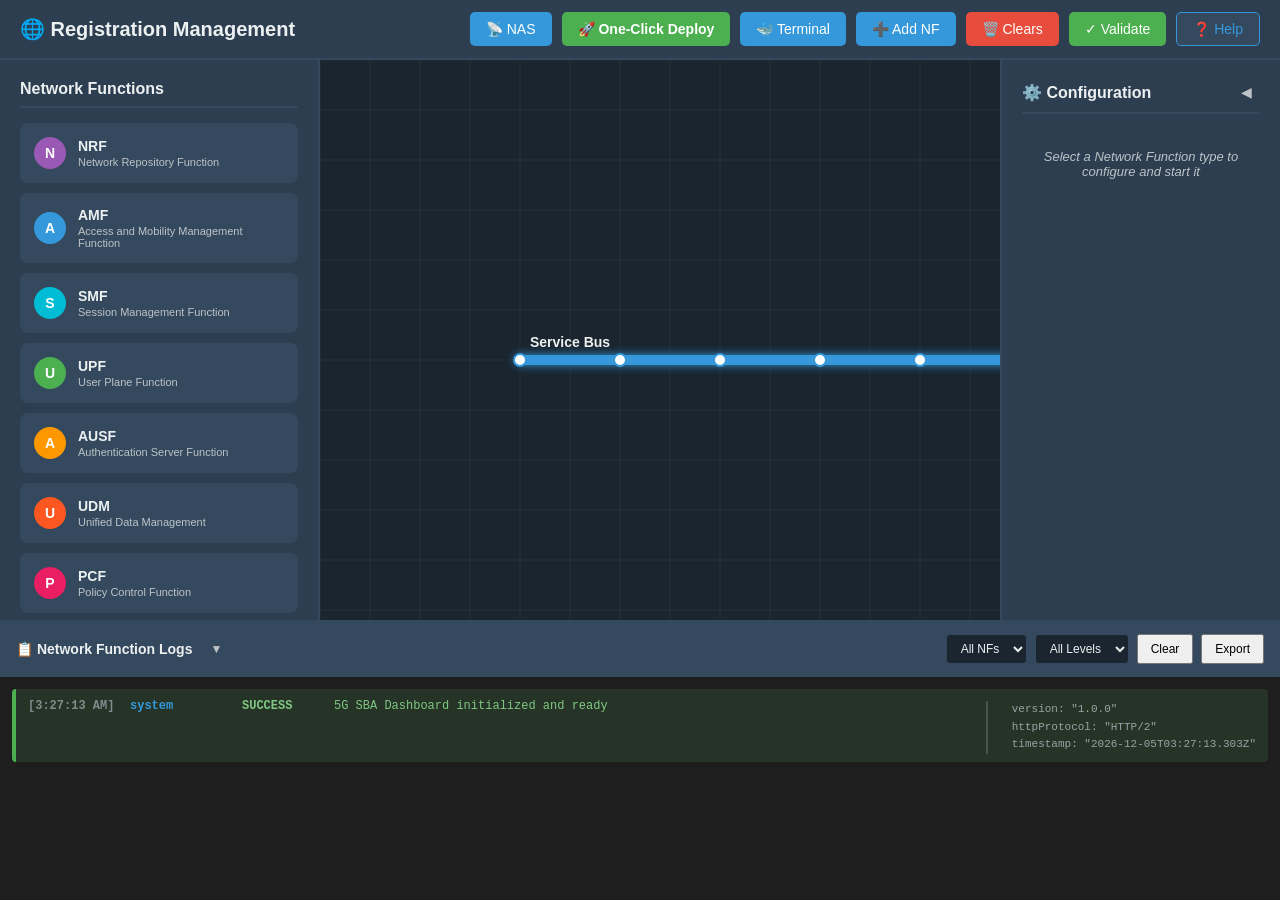
<file: simulation/index.html>
<!DOCTYPE html>
<html lang="en">

<head>
    <meta charset="UTF-8">
    <meta name="viewport" content="width=device-width, initial-scale=1.0">
    <title>5G SBA Network Dashboard</title>
    <link rel="stylesheet" href="css/main.css">
</head>

<body>
    <!-- Main Container -->
    <div class="dashboard-container">

        <!-- Top Toolbar -->
        <div class="toolbar">
            <div class="toolbar-left">
                <h1>🌐 Registration Management</h1>
            </div>
            <div class="toolbar-right">
                <!-- Main action buttons -->
                <button id="btn-nas" class="btn btn-primary">📡 NAS</button>
                <button id="btn-one-click" class="btn btn-success">🚀 One-Click Deploy</button>
                <button id="btn-docker-terminal" class="btn btn-primary">🐳 Terminal</button>
                <button id="btn-add-nf" class="btn btn-primary">➕ Add NF</button>
                <button id="btn-clear" class="btn btn-danger">🗑️ Clears</button>
                <button id="btn-validate" class="btn btn-info">✓ Validate</button>
                <button id="btn-help" class="btn btn-help-toolbar">❓ Help</button>
            </div>
        </div>


        <!-- Main Content Area -->
        <div class="main-content">

            <!-- Left Sidebar - NF Palette / JSON Message Panel -->
            <div class="sidebar-left">
                <!-- Network Functions Panel (default) -->
                <div id="nf-panel" class="nf-panel">
                    <h3>Network Functions</h3>
                    <div class="nf-palette">
                        <!-- NF types will be dynamically added here -->
                    </div>

                    <div class="connection-controls">
                        <h3>Create Connection</h3>
                        <button id="btn-select-source" class="btn btn-block">Select Source</button>
                        <button id="btn-select-destination" class="btn btn-block" disabled>Select Destination</button>
                        <button id="btn-cancel-connection" class="btn btn-block btn-cancel"
                            style="display:none;">Cancel</button>
                    </div>
                </div>

                <!-- JSON Message Panel (shown during NAS) -->
                <div id="json-message-panel" class="json-message-panel" style="display:none;">
                    <div class="json-panel-header">
                        <h3>📨 NAS Messages</h3>
                        <button id="btn-close-json-panel" class="btn-close-json" title="Close">✕</button>
                    </div>
                    <div id="json-message-content" class="json-message-content">
                        <p class="json-hint">Click on NAS steps to view messages</p>
                    </div>
                </div>
            </div>

            <!-- Center Canvas Area -->
            <div class="canvas-container">
                <canvas id="main-canvas"></canvas>

                <!-- Canvas overlay messages -->
                <div id="canvas-message" class="canvas-message"></div>
            </div>

            <!-- Right Sidebar - Configuration Panel / NAS Panel -->
            <div class="sidebar-right">
                <!-- Configuration Panel (default) -->
                <div id="config-panel" class="config-panel">
                    <div class="config-panel-header">
                        <h3>⚙️ Configuration</h3>
                        <button id="btn-toggle-config" class="btn-toggle-config" title="Hide/Show Configuration Panel (Ctrl+K)">
                            <span id="config-toggle-icon">◀</span>
                        </button>
                    </div>
                    <!-- Configuration form will be dynamically inserted here -->
                    <div id="config-form">
                        <p class="hint">Select a Network Function type to configure and start it</p>
                    </div>
                </div>

                <!-- NAS Panel (shown when NAS button is clicked) -->
                <div id="nas-panel" class="nas-panel" style="display:none;">
                    <div class="nas-panel-header">
                        <h3>📡 NAS Registration Process</h3>
                        <button id="btn-close-nas-panel" class="btn-close-nas" title="Close NAS Panel">✕</button>
                    </div>
                    <div class="nas-steps-container">
                        <div id="nas-steps-list" class="nas-steps-list">
                            <!-- NAS step buttons will be dynamically added here -->
                        </div>
                    </div>
                </div>
            </div>

        </div>

        <!-- Bottom Log Panel -->
        <div class="log-panel" id="log-panel">
            <div class="log-panel-header">
                <div class="log-header-left">
                    <h3>📋 Network Function Logs</h3>
                    <button id="btn-toggle-logs" class="btn-toggle-logs" title="Hide/Show Logs (Ctrl+L)">
                        <span id="toggle-icon">▼</span>
                    </button>
                </div>
                <div class="log-controls">
                    <select id="log-filter-nf">
                        <option value="all">All NFs</option>
                    </select>
                    <select id="log-filter-level">
                        <option value="all">All Levels</option>
                        <option value="ERROR">Errors</option>
                        <option value="WARNING">Warnings</option>
                        <option value="INFO">Info</option>
                        <option value="SUCCESS">Success</option>
                    </select>
                    <button id="btn-clear-logs" class="btn-small">Clear</button>
                    <button id="btn-export-logs" class="btn-small">Export</button>
                </div>
            </div>
            <div id="log-content" class="log-content">
                <!-- Logs will be dynamically added here -->
            </div>
        </div>

    </div>

    <!-- Modal for Adding NF -->
    <div id="add-nf-modal" class="modal" style="display:none;">
        <div class="modal-content">
            <h2>Select Network Function Type</h2>
            <div id="nf-grid" class="nf-grid">
                <!-- NF selection buttons will be added here -->
            </div>
            <button id="modal-cancel" class="btn btn-secondary">Cancel</button>
        </div>
    </div>

    <!-- Help Modal -->
    <div id="help-modal" class="modal" style="display:none;">
        <div class="modal-content help-modal-content">
            <h2>📚 5G SBA Simulation — Help</h2>
            <div class="help-content">
                <div class="help-section">
                    <h3>🚀 Simulation Steps</h3>
                    <ol class="help-steps">
                        <li>Open <strong>Docker Terminal</strong> → run <code>docker compose -f docker-compose.yml up -d</code> to deploy the core network (AMF, SMF, UPF, NRF, etc.).</li>
                        <li>Deploy the gNB → <code>docker compose -f docker-compose-gnb.yml up -d</code></li>
                        <li>Deploy UEs → <code>docker compose -f docker-compose-ue.yml up -d</code></li>
                        <li>Monitor all services → <code>watch docker compose -f docker-compose.yml ps -a</code></li>
                        <li>Click <strong>NAS</strong> button to step through the 5G UE registration procedure.</li>
                        <li>Click <strong>Validate</strong> to verify your network topology is correctly configured.</li>
                        <li>Tear down core network → <code>docker compose -f docker-compose.yml down</code></li>
                    </ol>
                </div>
                <div class="help-section help-section-link">
                    <a href="../procedure.html" target="_blank" class="help-procedure-link">For More Detailes...📄 View Full Procedures</a>
                </div>
            </div>
            <button id="help-close" class="btn btn-primary btn-block">Close</button>
        </div>
    </div>

    <!-- Load all JavaScript files in correct order -->
    <script src="js/data-store.js"></script>
    <script src="js/nf-manager.js"></script>
    <script src="js/connection-manager.js"></script>
    <script src="js/bus-manager.js"></script>
    <script src="js/ping-manager.js"></script>
    <script src="js/log-engine.js"></script>
    <script src="js/canvas-renderer.js"></script>
    <script src="js/docker-terminal.js"></script>
    <script src="js/ui-controller.js"></script>
    <script src="js/nas-manager.js"></script>
    <script src="js/app.js"></script>
<script src="../assets/js/iframeResize.js"></script>
        
        </body>

</html>
</file>
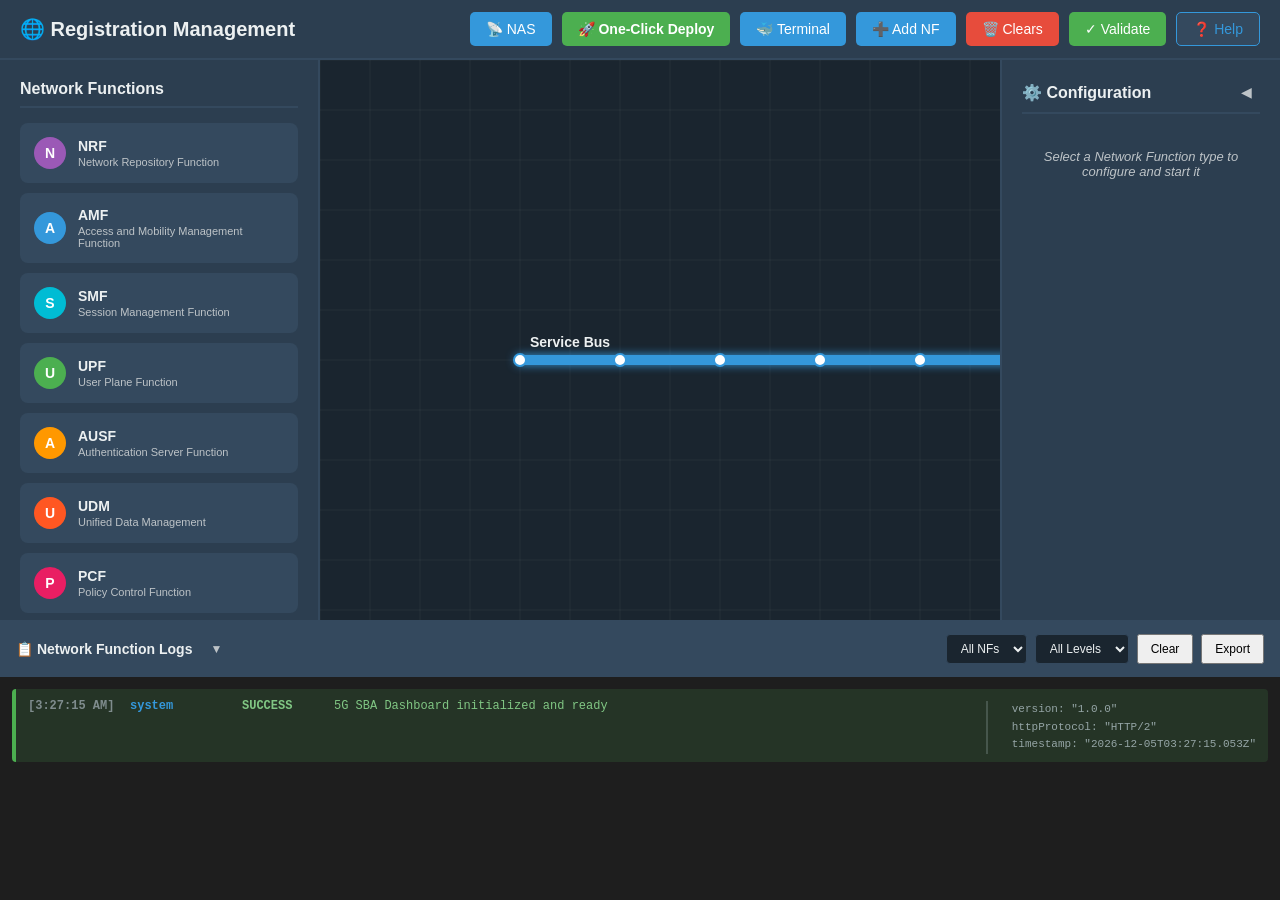
<file: experiment/simulation/index.html>
<!DOCTYPE html>
<html lang="en">

<head>
    <meta charset="UTF-8">
    <meta name="viewport" content="width=device-width, initial-scale=1.0">
    <title>5G SBA Network Dashboard</title>
    <link rel="stylesheet" href="css/main.css">
</head>

<body>
    <!-- Main Container -->
    <div class="dashboard-container">

        <!-- Top Toolbar -->
        <div class="toolbar">
            <div class="toolbar-left">
                <h1>🌐 Registration Management</h1>
            </div>
            <div class="toolbar-right">
                <!-- Main action buttons -->
                <button id="btn-nas" class="btn btn-primary">📡 NAS</button>
                <button id="btn-one-click" class="btn btn-success">🚀 One-Click Deploy</button>
                <button id="btn-docker-terminal" class="btn btn-primary">🐳 Terminal</button>
                <button id="btn-add-nf" class="btn btn-primary">➕ Add NF</button>
                <button id="btn-clear" class="btn btn-danger">🗑️ Clears</button>
                <button id="btn-validate" class="btn btn-info">✓ Validate</button>
                <button id="btn-help" class="btn btn-help-toolbar">❓ Help</button>
            </div>
        </div>


        <!-- Main Content Area -->
        <div class="main-content">

            <!-- Left Sidebar - NF Palette / JSON Message Panel -->
            <div class="sidebar-left">
                <!-- Network Functions Panel (default) -->
                <div id="nf-panel" class="nf-panel">
                    <h3>Network Functions</h3>
                    <div class="nf-palette">
                        <!-- NF types will be dynamically added here -->
                    </div>

                    <div class="connection-controls">
                        <h3>Create Connection</h3>
                        <button id="btn-select-source" class="btn btn-block">Select Source</button>
                        <button id="btn-select-destination" class="btn btn-block" disabled>Select Destination</button>
                        <button id="btn-cancel-connection" class="btn btn-block btn-cancel"
                            style="display:none;">Cancel</button>
                    </div>
                </div>

                <!-- JSON Message Panel (shown during NAS) -->
                <div id="json-message-panel" class="json-message-panel" style="display:none;">
                    <div class="json-panel-header">
                        <h3>📨 NAS Messages</h3>
                        <button id="btn-close-json-panel" class="btn-close-json" title="Close">✕</button>
                    </div>
                    <div id="json-message-content" class="json-message-content">
                        <p class="json-hint">Click on NAS steps to view messages</p>
                    </div>
                </div>
            </div>

            <!-- Center Canvas Area -->
            <div class="canvas-container">
                <canvas id="main-canvas"></canvas>

                <!-- Canvas overlay messages -->
                <div id="canvas-message" class="canvas-message"></div>
            </div>

            <!-- Right Sidebar - Configuration Panel / NAS Panel -->
            <div class="sidebar-right">
                <!-- Configuration Panel (default) -->
                <div id="config-panel" class="config-panel">
                    <div class="config-panel-header">
                        <h3>⚙️ Configuration</h3>
                        <button id="btn-toggle-config" class="btn-toggle-config" title="Hide/Show Configuration Panel (Ctrl+K)">
                            <span id="config-toggle-icon">◀</span>
                        </button>
                    </div>
                    <!-- Configuration form will be dynamically inserted here -->
                    <div id="config-form">
                        <p class="hint">Select a Network Function type to configure and start it</p>
                    </div>
                </div>

                <!-- NAS Panel (shown when NAS button is clicked) -->
                <div id="nas-panel" class="nas-panel" style="display:none;">
                    <div class="nas-panel-header">
                        <h3>📡 NAS Registration Process</h3>
                        <button id="btn-close-nas-panel" class="btn-close-nas" title="Close NAS Panel">✕</button>
                    </div>
                    <div class="nas-steps-container">
                        <div id="nas-steps-list" class="nas-steps-list">
                            <!-- NAS step buttons will be dynamically added here -->
                        </div>
                    </div>
                </div>
            </div>

        </div>

        <!-- Bottom Log Panel -->
        <div class="log-panel" id="log-panel">
            <div class="log-panel-header">
                <div class="log-header-left">
                    <h3>📋 Network Function Logs</h3>
                    <button id="btn-toggle-logs" class="btn-toggle-logs" title="Hide/Show Logs (Ctrl+L)">
                        <span id="toggle-icon">▼</span>
                    </button>
                </div>
                <div class="log-controls">
                    <select id="log-filter-nf">
                        <option value="all">All NFs</option>
                    </select>
                    <select id="log-filter-level">
                        <option value="all">All Levels</option>
                        <option value="ERROR">Errors</option>
                        <option value="WARNING">Warnings</option>
                        <option value="INFO">Info</option>
                        <option value="SUCCESS">Success</option>
                    </select>
                    <button id="btn-clear-logs" class="btn-small">Clear</button>
                    <button id="btn-export-logs" class="btn-small">Export</button>
                </div>
            </div>
            <div id="log-content" class="log-content">
                <!-- Logs will be dynamically added here -->
            </div>
        </div>

    </div>

    <!-- Modal for Adding NF -->
    <div id="add-nf-modal" class="modal" style="display:none;">
        <div class="modal-content">
            <h2>Select Network Function Type</h2>
            <div id="nf-grid" class="nf-grid">
                <!-- NF selection buttons will be added here -->
            </div>
            <button id="modal-cancel" class="btn btn-secondary">Cancel</button>
        </div>
    </div>

    <!-- Help Modal -->
    <div id="help-modal" class="modal" style="display:none;">
        <div class="modal-content help-modal-content">
            <h2>📚 5G SBA Simulation — Help</h2>
            <div class="help-content">
                <div class="help-section">
                    <h3>🚀 Simulation Steps</h3>
                    <ol class="help-steps">
                        <li>Open <strong>Docker Terminal</strong> → run <code>docker compose -f docker-compose.yml up -d</code> to deploy the core network (AMF, SMF, UPF, NRF, etc.).</li>
                        <li>Deploy the gNB → <code>docker compose -f docker-compose-gnb.yml up -d</code></li>
                        <li>Deploy UEs → <code>docker compose -f docker-compose-ue.yml up -d</code></li>
                        <li>Monitor all services → <code>watch docker compose -f docker-compose.yml ps -a</code></li>
                        <li>Click <strong>NAS</strong> button to step through the 5G UE registration procedure.</li>
                        <li>Click <strong>Validate</strong> to verify your network topology is correctly configured.</li>
                        <li>Tear down core network → <code>docker compose -f docker-compose.yml down</code></li>
                    </ol>
                </div>
                <div class="help-section help-section-link">
                    <a href="../procedure.html" target="_blank" class="help-procedure-link">For More Detailes...📄 View Full Procedures</a>
                </div>
            </div>
            <button id="help-close" class="btn btn-primary btn-block">Close</button>
        </div>
    </div>

    <!-- Load all JavaScript files in correct order -->
    <script src="js/data-store.js"></script>
    <script src="js/nf-manager.js"></script>
    <script src="js/connection-manager.js"></script>
    <script src="js/bus-manager.js"></script>
    <script src="js/ping-manager.js"></script>
    <script src="js/log-engine.js"></script>
    <script src="js/canvas-renderer.js"></script>
    <script src="js/docker-terminal.js"></script>
    <script src="js/ui-controller.js"></script>
    <script src="js/nas-manager.js"></script>
    <script src="js/app.js"></script>
</body>

</html>
</file>
<file: simulation/css/main.css>
/* ============================================
   5G SBA Dashboard Styles
   ============================================ */

/* CSS Variables for theming */
:root {
    --bg-primary: #1a252f;
    --bg-secondary: #2c3e50;
    --bg-tertiary: #34495e;
    --text-primary: #ecf0f1;
    --text-secondary: #bdc3c7;
    --border-color: #34495e;
    --accent-blue: #3498db;
    --accent-green: #4caf50;
    --accent-red: #e74c3c;
    --accent-orange: #ff9800;
    --accent-purple: #9b59b6;
}

/* Global Reset */
* {
    margin: 0;
    padding: 0;
    box-sizing: border-box;
}

body {
    font-family: 'Segoe UI', Tahoma, Geneva, Verdana, sans-serif;
    background: var(--bg-primary);
    color: var(--text-primary);
    overflow: hidden;
}

/* ============================================
   Dashboard Container
   ============================================ */
.dashboard-container {
    display: flex;
    flex-direction: column;
    height: 100vh;
    width: 100vw;
}

/* ============================================
   Toolbar (Top Bar)
   ============================================ */
.toolbar {
    background: var(--bg-secondary);
    border-bottom: 2px solid var(--border-color);
    padding: 12px 20px;
    display: flex;
    justify-content: space-between;
    align-items: center;
    height: 60px;
}

.toolbar-left h1 {
    font-size: 20px;
    font-weight: 600;
    color: var(--text-primary);
}

.toolbar-right {
    display: flex;
    gap: 10px;
}

/* ============================================
   Buttons
   ============================================ */
.btn {
    padding: 8px 16px;
    border: none;
    border-radius: 5px;
    font-size: 14px;
    font-weight: 500;
    cursor: pointer;
    transition: all 0.3s ease;
    outline: none;
}

.btn:hover {
    transform: translateY(-2px);
    box-shadow: 0 4px 8px rgba(0, 0, 0, 0.3);
}

.btn:active {
    transform: translateY(0);
}

.btn-primary {
    background: var(--accent-blue);
    color: white;
}

.btn-secondary {
    background: var(--bg-tertiary);
    color: var(--text-primary);
}

.btn-danger {
    background: var(--accent-red);
    color: white;
}

.btn-info {
    background: var(--accent-green);
    color: white;
}

.btn-block {
    width: 100%;
    margin-bottom: 8px;
}

.btn-small {
    padding: 6px 12px;
    font-size: 12px;
}

.btn-cancel {
    background: var(--accent-orange);
    color: white;
}

button:disabled {
    opacity: 0.5;
    cursor: not-allowed;
}

/* ============================================
   Main Content Area
   ============================================ */
.main-content {
    display: flex;
    flex: 1;
    overflow: hidden;
}

/* ============================================
   Left Sidebar (NF Palette)
   ============================================ */
.sidebar-left {
    width: 320px;
    background: var(--bg-secondary);
    border-right: 2px solid var(--border-color);
    padding: 20px;
    overflow-y: auto;
}

.sidebar-left h3 {
    font-size: 16px;
    margin-bottom: 15px;
    color: var(--text-primary);
    border-bottom: 2px solid var(--border-color);
    padding-bottom: 8px;
}

.nf-palette {
    display: flex;
    flex-direction: column;
    gap: 10px;
    margin-bottom: 30px;
}

.nf-palette-item {
    padding: 12px;
    background: var(--bg-tertiary);
    border-radius: 8px;
    border: 2px solid transparent;
    cursor: pointer;
    transition: all 0.3s ease;
    display: flex;
    align-items: center;
    gap: 12px;
}

.nf-palette-item:hover {
    border-color: var(--accent-blue);
    transform: translateX(5px);
}

.nf-icon-small {
    width: 32px;
    height: 32px;
    border-radius: 50%;
    display: flex;
    align-items: center;
    justify-content: center;
    font-weight: bold;
    font-size: 14px;
    color: white;
}

.nf-palette-item .nf-label {
    flex: 1;
}

.nf-palette-item .nf-name {
    font-weight: 600;
    font-size: 14px;
}

.nf-palette-item .nf-desc {
    font-size: 11px;
    color: var(--text-secondary);
    margin-top: 2px;
}

/* Connection Controls */
.connection-controls {
    margin-top: 20px;
}

/* ============================================
   Canvas Container (Center)
   ============================================ */
.canvas-container {
    flex: 1;
    background: var(--bg-primary);
    position: relative;
    overflow: hidden;
    display: flex;
    flex-direction: column;
}

#main-canvas {
    width: 100%;
    height: 100%;
    display: block;
    cursor: default;
    flex: 1;
}

.canvas-message {
    position: absolute;
    top: 20px;
    left: 50%;
    transform: translateX(-50%);
    background: rgba(52, 152, 219, 0.9);
    color: white;
    padding: 12px 24px;
    border-radius: 8px;
    font-size: 14px;
    font-weight: 500;
    display: none;
    z-index: 10;
    animation: fadeIn 0.3s ease;
}

.canvas-message.show {
    display: block;
}

@keyframes fadeIn {
    from { opacity: 0; transform: translateX(-50%) translateY(-10px); }
    to { opacity: 1; transform: translateX(-50%) translateY(0); }
}

/* ============================================
   Right Sidebar (Configuration Panel)
   ============================================ */
.sidebar-right {
    width: 280px;
    background: var(--bg-secondary);
    border-left: 2px solid var(--border-color);
    padding: 20px;
    overflow-y: auto;
}

/* Config panel h3 styles moved to .config-panel-header h3 */

.hint {
    color: var(--text-secondary);
    font-size: 13px;
    font-style: italic;
    text-align: center;
    padding: 20px;
}

#config-form {
    display: flex;
    flex-direction: column;
    gap: 15px;
}

.form-group {
    display: flex;
    flex-direction: column;
    gap: 6px;
}

.form-group label {
    font-size: 13px;
    font-weight: 500;
    color: var(--text-secondary);
}

.form-group input,
.form-group select {
    padding: 10px;
    background: var(--bg-tertiary);
    border: 1px solid var(--border-color);
    border-radius: 5px;
    color: var(--text-primary);
    font-size: 14px;
}

.form-group input:focus,
.form-group select:focus {
    outline: none;
    border-color: var(--accent-blue);
}

/* Configuration Panel Header and Toggle */
.config-panel-header {
    display: flex;
    justify-content: space-between;
    align-items: center;
    margin-bottom: 15px;
    padding-bottom: 8px;
    border-bottom: 2px solid var(--border-color);
}

.config-panel-header h3 {
    font-size: 16px;
    margin: 0;
    color: var(--text-primary);
}

.btn-toggle-config {
    background: none;
    border: none;
    color: var(--text-secondary);
    cursor: pointer;
    padding: 4px 8px;
    border-radius: 4px;
    font-size: 14px;
    transition: all 0.2s ease;
    min-width: 24px;
    text-align: center;
}

.btn-toggle-config:hover {
    background: var(--bg-primary);
    color: var(--text-primary);
}

/* Configuration Panel Collapsed State */
.sidebar-right.collapsed {
    width: 40px;
    padding: 20px 8px;
    transition: width 0.3s ease, padding 0.3s ease;
}

.sidebar-right.collapsed .config-panel-header h3 {
    display: none;
}

.sidebar-right.collapsed #config-form {
    display: none;
}

.sidebar-right.collapsed .btn-toggle-config {
    transform: rotate(180deg);
}

/* ============================================
   Log Panel (Bottom)
   ============================================ */
.log-panel {
    height: 280px;
    background: var(--bg-secondary);
    border-top: 2px solid var(--border-color);
    display: flex;
    flex-direction: column;
    transition: height 0.3s ease;
}

.log-panel.collapsed {
    height: 45px;
}

.log-panel-header {
    padding: 12px 16px;
    background: var(--bg-tertiary);
    border-bottom: 1px solid var(--border-color);
    display: flex;
    justify-content: space-between;
    align-items: center;
    min-height: 45px;
}

.log-header-left {
    display: flex;
    align-items: center;
    gap: 10px;
}

.log-panel-header h3 {
    font-size: 14px;
    font-weight: 600;
    margin: 0;
}

.btn-toggle-logs {
    background: none;
    border: none;
    color: var(--text-secondary);
    cursor: pointer;
    padding: 4px 8px;
    border-radius: 4px;
    font-size: 12px;
    transition: all 0.2s ease;
}

.btn-toggle-logs:hover {
    background: var(--bg-primary);
    color: var(--text-primary);
}

.log-content {
    flex: 1;
    overflow-y: auto;
    transition: opacity 0.3s ease;
}

.log-panel.collapsed .log-content {
    opacity: 0;
    pointer-events: none;
}

.log-panel.collapsed .log-controls {
    opacity: 0.5;
    pointer-events: none;
}

.log-controls {
    display: flex;
    gap: 8px;
    align-items: center;
}

.log-controls select {
    padding: 6px 10px;
    background: var(--bg-primary);
    border: 1px solid var(--border-color);
    border-radius: 4px;
    color: var(--text-primary);
    font-size: 12px;
}

.log-content {
    flex: 1;
    padding: 12px;
    overflow-y: auto;
    font-family: 'Courier New', 'Consolas', monospace;
    font-size: 12px;
    line-height: 1.6;
    background: #1e1e1e;
}

/* Log Entry Styles */
.log-entry {
    padding: 8px 12px;
    margin-bottom: 6px;
    border-left: 4px solid;
    border-radius: 4px;
    display: flex;
    gap: 12px;
    animation: slideIn 0.3s ease;
    font-family: 'Courier New', monospace;
}

@keyframes slideIn {
    from {
        opacity: 0;
        transform: translateX(-20px);
    }
    to {
        opacity: 1;
        transform: translateX(0);
    }
}

.log-entry.ERROR {
    background: rgba(231, 76, 60, 0.15);
    border-left-color: #e74c3c;
    color: #ff6b6b;
}

.log-entry.WARNING {
    background: rgba(255, 152, 0, 0.15);
    border-left-color: #ff9800;
    color: #ffa726;
}

.log-entry.INFO {
    background: rgba(52, 152, 219, 0.15);
    border-left-color: #3498db;
    color: #74b9ff;
}

.log-entry.SUCCESS {
    background: rgba(76, 175, 80, 0.15);
    border-left-color: #4caf50;
    color: #81c784;
}

.log-entry.DEBUG {
    background: rgba(149, 165, 166, 0.1);
    border-left-color: #95a5a6;
    color: #bdc3c7;
}

.log-timestamp {
    color: #7f8c8d;
    min-width: 90px;
    font-weight: 600;
}

.log-nf-name {
    color: #3498db;
    font-weight: bold;
    min-width: 100px;
}

.log-level {
    font-weight: bold;
    min-width: 80px;
}

.log-message {
    flex: 1;
    color: inherit;
}

.log-details {
    font-size: 11px;
    color: #95a5a6;
    margin-top: 4px;
    padding-left: 24px;
    border-left: 2px solid rgba(149, 165, 166, 0.3);
}

/* Scrollbar Styling */
.log-content::-webkit-scrollbar,
.sidebar-left::-webkit-scrollbar,
.sidebar-right::-webkit-scrollbar {
    width: 8px;
}

.log-content::-webkit-scrollbar-track,
.sidebar-left::-webkit-scrollbar-track,
.sidebar-right::-webkit-scrollbar-track {
    background: var(--bg-primary);
}

.log-content::-webkit-scrollbar-thumb,
.sidebar-left::-webkit-scrollbar-thumb,
.sidebar-right::-webkit-scrollbar-thumb {
    background: var(--bg-tertiary);
    border-radius: 4px;
}

.log-content::-webkit-scrollbar-thumb:hover,
.sidebar-left::-webkit-scrollbar-thumb:hover,
.sidebar-right::-webkit-scrollbar-thumb:hover {
    background: #4a5f7f;
}

/* ============================================
   Modal Styles
   ============================================ */
.modal {
    position: fixed;
    top: 0;
    left: 0;
    width: 100vw;
    height: 100vh;
    background: rgba(0, 0, 0, 0.7);
    display: flex;
    justify-content: center;
    align-items: center;
    z-index: 1000;
}

.modal-content {
    background: var(--bg-secondary);
    padding: 30px;
    border-radius: 12px;
    max-width: 600px;
    width: 90%;
    box-shadow: 0 8px 24px rgba(0, 0, 0, 0.5);
}

.modal-content h2 {
    font-size: 20px;
    margin-bottom: 20px;
    text-align: center;
}

.nf-grid {
    display: grid;
    grid-template-columns: repeat(3, 1fr);
    gap: 15px;
    margin-bottom: 20px;
}

.nf-select-btn {
    padding: 20px;
    background: var(--bg-tertiary);
    border: 2px solid transparent;
    border-radius: 10px;
    cursor: pointer;
    transition: all 0.3s ease;
    display: flex;
    flex-direction: column;
    align-items: center;
    gap: 10px;
    color: var(--text-primary);
}

.nf-select-btn:hover {
    border-color: var(--accent-blue);
    transform: translateY(-5px);
    box-shadow: 0 5px 15px rgba(52, 152, 219, 0.3);
}

.nf-select-btn .nf-icon {
    width: 60px;
    height: 60px;
    border-radius: 50%;
    display: flex;
    align-items: center;
    justify-content: center;
    font-size: 24px;
    font-weight: bold;
    color: white;
}

.nf-select-btn .nf-label {
    font-size: 14px;
    font-weight: 600;
}

/* ============================================
   Responsive Design
   ============================================ */
@media (max-width: 1200px) {
    .sidebar-left {
        width: 280px;
    }
    
    .sidebar-right {
        width: 260px;
    }
}

@media (max-width: 768px) {
    .main-content {
        flex-direction: column;
    }
    
    .sidebar-left,
    .sidebar-right {
        width: 100%;
        height: 200px;
    }
    
    .log-panel {
        height: 150px;
    }
}
/* =======
=====================================
   HTTP Protocol Dropdown Special Styling
   ============================================ */
#config-http-protocol {
    background: var(--bg-tertiary);
    border: 2px solid #3498db;
    color: var(--text-primary);
    font-weight: 600;
    padding: 12px;
    font-size: 14px;
    border-radius: 5px;
    cursor: pointer;
    transition: all 0.3s ease;
}

#config-http-protocol:hover {
    border-color: #2980b9;
    background: #2c3e50;
}

#config-http-protocol:focus {
    outline: none;
    border-color: #3498db;
    box-shadow: 0 0 0 3px rgba(52, 152, 219, 0.2);
}

/* Highlight protocol field */
.form-group:has(#config-http-protocol) {
    background: rgba(52, 152, 219, 0.05);
    padding: 12px;
    border-radius: 8px;
    border: 1px solid rgba(52, 152, 219, 0.2);
}

.form-group:has(#config-http-protocol) label {
    color: #3498db;
    font-weight: 600;
}/* ====
========================================
   Help Modal Styling
   ============================================ */
.help-modal-content {
    max-width: 900px;
    max-height: 80vh;
    overflow-y: auto;
}

.help-content {
    margin: 20px 0;
}

.help-section {
    margin-bottom: 25px;
    padding: 15px;
    background: var(--bg-tertiary);
    border-radius: 8px;
    border-left: 4px solid var(--accent-blue);
}

.help-section h3 {
    margin-bottom: 15px;
    color: var(--accent-blue);
    font-size: 16px;
}

.architecture-diagram {
    text-align: center;
    margin: 15px 0;
    padding: 15px;
    background: #1a252f;
    border-radius: 8px;
}

.help-steps {
    list-style: none;
    counter-reset: step-counter;
    padding-left: 0;
}

.help-steps li {
    counter-increment: step-counter;
    margin-bottom: 12px;
    padding-left: 40px;
    position: relative;
    line-height: 1.5;
}

.help-steps li::before {
    content: counter(step-counter);
    position: absolute;
    left: 0;
    top: 0;
    background: var(--accent-blue);
    color: white;
    width: 25px;
    height: 25px;
    border-radius: 50%;
    display: flex;
    align-items: center;
    justify-content: center;
    font-weight: bold;
    font-size: 12px;
}

.help-list {
    list-style: none;
    padding-left: 0;
}

.help-list li {
    margin-bottom: 10px;
    padding: 8px 12px;
    background: var(--bg-primary);
    border-radius: 5px;
    border-left: 3px solid var(--accent-green);
}

.connection-type {
    font-weight: bold;
    padding: 2px 6px;
    border-radius: 3px;
    margin-right: 8px;
}

.connection-type.nf-bus {
    background: rgba(46, 204, 113, 0.2);
    color: #2ecc71;
}

.connection-type.bus-nf {
    background: rgba(52, 152, 219, 0.2);
    color: #3498db;
}

.connection-type.bus-bus {
    background: rgba(255, 152, 0, 0.2);
    color: #ff9800;
}

.connection-type.nf-nf {
    background: rgba(155, 89, 182, 0.2);
    color: #9b59b6;
}

/* Help button styling */
#btn-help {
    background: var(--bg-tertiary);
    border: 1px solid var(--accent-blue);
    color: var(--accent-blue);
}

#btn-help:hover {
    background: var(--accent-blue);
    color: white;
}

.btn-help-toolbar {
    background: var(--bg-tertiary);
    border: 1px solid var(--accent-blue);
    color: var(--accent-blue);
}

.btn-help-toolbar:hover {
    background: var(--accent-blue);
    color: white;
}

.help-section-link {
    text-align: center;
    border-left-color: var(--accent-green);
}

.help-section-link p {
    margin-bottom: 12px;
    color: var(--text-secondary);
    font-size: 14px;
}

.help-procedure-link {
    display: inline-block;
    padding: 10px 24px;
    background: var(--accent-blue);
    color: white;
    border-radius: 6px;
    text-decoration: none;
    font-weight: 600;
    font-size: 14px;
    transition: all 0.2s ease;
}

.help-procedure-link:hover {
    background: #2980b9;
    transform: translateY(-2px);
    box-shadow: 0 4px 12px rgba(52, 152, 219, 0.4);
}

.help-steps code {
    background: rgba(52, 152, 219, 0.15);
    color: #74b9ff;
    padding: 2px 6px;
    border-radius: 3px;
    font-family: 'Courier New', monospace;
    font-size: 12px;
}
/* ==
==========================================
   New Configuration Panel Styles
   ============================================ */

.config-hint {
    background: rgba(52, 152, 219, 0.1);
    border: 1px solid rgba(52, 152, 219, 0.3);
    border-radius: 6px;
    padding: 12px;
    margin-bottom: 15px;
    font-size: 13px;
    color: var(--accent-blue);
    text-align: center;
}

.btn-success {
    background: var(--accent-green);
    color: white;
    font-weight: 600;
}

.btn-success:hover {
    background: #45a049;
    transform: translateY(-2px);
    box-shadow: 0 4px 12px rgba(76, 175, 80, 0.3);
}

.form-group input[required] {
    border-left: 3px solid var(--accent-blue);
}

.form-group input[required]:invalid {
    border-left-color: var(--accent-red);
}

.form-group input[required]:valid {
    border-left-color: var(--accent-green);
}

/* Enhanced form styling for new NF configuration */
#config-form h4 {
    color: var(--text-primary);
    font-size: 18px;
    margin-bottom: 10px;
    text-align: center;
    border-bottom: 2px solid var(--accent-blue);
    padding-bottom: 8px;
}

/* Button animations */
.btn-success {
    position: relative;
    overflow: hidden;
}

.btn-success::before {
    content: '';
    position: absolute;
    top: 0;
    left: -100%;
    width: 100%;
    height: 100%;
    background: linear-gradient(90deg, transparent, rgba(255,255,255,0.2), transparent);
    transition: left 0.5s;
}

.btn-success:hover::before {
    left: 100%;
}
/* =
===========================================
   Ping Troubleshooting Section Styles
   ============================================ */
.troubleshoot-section {
    margin-top: 25px;
    padding: 20px;
    background: rgba(52, 152, 219, 0.05);
    border: 2px solid rgba(52, 152, 219, 0.2);
    border-radius: 10px;
    position: relative;
}

.troubleshoot-section::before {
    content: '';
    position: absolute;
    top: -2px;
    left: -2px;
    right: -2px;
    bottom: -2px;
    background: linear-gradient(45deg, #3498db, #2ecc71, #f39c12, #e74c3c);
    border-radius: 10px;
    z-index: -1;
    opacity: 0.3;
    animation: troubleshootGlow 3s ease-in-out infinite alternate;
}

@keyframes troubleshootGlow {
    0% { opacity: 0.2; }
    100% { opacity: 0.4; }
}

.troubleshoot-section h4 {
    color: var(--accent-blue);
    font-size: 16px;
    margin-bottom: 10px;
    text-align: center;
    font-weight: 600;
    text-shadow: 0 0 10px rgba(52, 152, 219, 0.3);
}

.troubleshoot-section .config-hint {
    background: rgba(52, 152, 219, 0.15);
    border: 1px solid rgba(52, 152, 219, 0.4);
    color: #74b9ff;
    font-size: 12px;
    margin-bottom: 15px;
}

.troubleshoot-section .form-group {
    margin-bottom: 15px;
}

.troubleshoot-section .form-group input {
    background: var(--bg-primary);
    border: 2px solid rgba(52, 152, 219, 0.3);
    color: var(--text-primary);
    transition: all 0.3s ease;
}

.troubleshoot-section .form-group input:focus {
    border-color: var(--accent-blue);
    box-shadow: 0 0 0 3px rgba(52, 152, 219, 0.2);
    background: rgba(52, 152, 219, 0.05);
}

.troubleshoot-section .form-group input::placeholder {
    color: var(--text-secondary);
    opacity: 0.7;
}

/* Ping Button Styles */
.troubleshoot-section .btn {
    margin-bottom: 8px;
    font-weight: 600;
    position: relative;
    overflow: hidden;
    transition: all 0.3s ease;
}

.troubleshoot-section .btn:disabled {
    opacity: 0.6;
    cursor: not-allowed;
    transform: none;
}

.troubleshoot-section .btn:disabled:hover {
    transform: none;
    box-shadow: none;
}

/* Ping Target Button */
#btn-ping-target {
    background: linear-gradient(135deg, #3498db, #2980b9);
    color: white;
    border: none;
}

#btn-ping-target:hover:not(:disabled) {
    background: linear-gradient(135deg, #2980b9, #1f4e79);
    box-shadow: 0 4px 15px rgba(52, 152, 219, 0.4);
}

/* Network Ping Button */
#btn-ping-network {
    background: linear-gradient(135deg, #2ecc71, #27ae60);
    color: white;
    border: none;
}

#btn-ping-network:hover:not(:disabled) {
    background: linear-gradient(135deg, #27ae60, #1e8449);
    box-shadow: 0 4px 15px rgba(46, 204, 113, 0.4);
}

/* Ping History Button */
#btn-ping-history {
    background: linear-gradient(135deg, #f39c12, #e67e22);
    color: white;
    border: none;
}

#btn-ping-history:hover:not(:disabled) {
    background: linear-gradient(135deg, #e67e22, #d35400);
    box-shadow: 0 4px 15px rgba(243, 156, 18, 0.4);
}

/* Button Loading Animation */
.troubleshoot-section .btn:disabled::after {
    content: '';
    position: absolute;
    top: 50%;
    left: 50%;
    width: 16px;
    height: 16px;
    margin: -8px 0 0 -8px;
    border: 2px solid transparent;
    border-top: 2px solid rgba(255, 255, 255, 0.8);
    border-radius: 50%;
    animation: buttonSpin 1s linear infinite;
}

@keyframes buttonSpin {
    0% { transform: rotate(0deg); }
    100% { transform: rotate(360deg); }
}

/* Ping Input Field Enhancement */
#ping-target-ip {
    font-family: 'Courier New', monospace;
    font-size: 14px;
    letter-spacing: 0.5px;
}

#ping-target-ip:valid {
    border-color: var(--accent-green);
    background: rgba(46, 204, 113, 0.05);
}

#ping-target-ip:invalid:not(:placeholder-shown) {
    border-color: var(--accent-red);
    background: rgba(231, 76, 60, 0.05);
}

/* Responsive adjustments for troubleshooting section */
@media (max-width: 768px) {
    .troubleshoot-section {
        margin-top: 15px;
        padding: 15px;
    }
    
    .troubleshoot-section .btn {
        font-size: 13px;
        padding: 10px 12px;
    }
}/* 
============================================
   Command Input Terminal Styles
   ============================================ */
.log-command-input {
    background: #1e1e1e;
    border-top: 2px solid var(--accent-blue);
    padding: 0;
    font-family: 'Courier New', monospace;
    animation: slideUp 0.3s ease;
}

@keyframes slideUp {
    from {
        opacity: 0;
        transform: translateY(20px);
    }
    to {
        opacity: 1;
        transform: translateY(0);
    }
}

.command-input-header {
    background: var(--bg-tertiary);
    padding: 8px 12px;
    display: flex;
    justify-content: space-between;
    align-items: center;
    border-bottom: 1px solid var(--border-color);
}

.command-input-header span {
    color: var(--accent-blue);
    font-weight: bold;
    font-size: 12px;
}

.btn-close-terminal {
    background: none;
    border: none;
    color: var(--text-secondary);
    cursor: pointer;
    font-size: 16px;
    padding: 2px 6px;
    border-radius: 3px;
    transition: all 0.2s ease;
}

.btn-close-terminal:hover {
    background: var(--accent-red);
    color: white;
}

.command-input-line {
    display: flex;
    align-items: center;
    padding: 10px 12px;
    background: #1e1e1e;
}

.command-prompt {
    color: var(--accent-green);
    font-weight: bold;
    margin-right: 8px;
    font-size: 14px;
}

#command-input {
    flex: 1;
    background: transparent;
    border: none;
    color: var(--text-primary);
    font-family: 'Courier New', monospace;
    font-size: 14px;
    padding: 6px 8px;
    outline: none;
}

#command-input::placeholder {
    color: var(--text-secondary);
    opacity: 0.6;
}

#command-input:focus {
    background: rgba(52, 152, 219, 0.05);
    border-radius: 3px;
}

.btn-execute {
    background: var(--accent-blue);
    border: none;
    color: white;
    padding: 6px 10px;
    border-radius: 4px;
    cursor: pointer;
    font-size: 12px;
    margin-left: 8px;
    transition: all 0.2s ease;
}

.btn-execute:hover {
    background: #2980b9;
    transform: scale(1.05);
}

.btn-execute:active {
    transform: scale(0.95);
}

/* Terminal command suggestions */
.command-suggestions {
    position: absolute;
    bottom: 100%;
    left: 0;
    right: 0;
    background: var(--bg-secondary);
    border: 1px solid var(--border-color);
    border-bottom: none;
    max-height: 120px;
    overflow-y: auto;
    z-index: 10;
}

.command-suggestion {
    padding: 8px 12px;
    cursor: pointer;
    font-family: 'Courier New', monospace;
    font-size: 12px;
    border-bottom: 1px solid var(--border-color);
    transition: background 0.2s ease;
}

.command-suggestion:hover {
    background: var(--accent-blue);
    color: white;
}

.command-suggestion:last-child {
    border-bottom: none;
}

/* Enhanced log panel when terminal is active */
.log-panel.terminal-active {
    border-top-color: var(--accent-blue);
    box-shadow: 0 -2px 10px rgba(52, 152, 219, 0.2);
}

.log-panel.terminal-active .log-panel-header {
    background: linear-gradient(135deg, var(--bg-tertiary), rgba(52, 152, 219, 0.1));
}/* ==
==========================================
   Windows Terminal Styles
   ============================================ */
.windows-terminal-modal {
    position: fixed;
    top: 0;
    left: 0;
    width: 100vw;
    height: 100vh;
    background: rgba(0, 0, 0, 0.0);
    display: flex;
    justify-content: center;
    align-items: center;
    z-index: 2000;
    opacity: 0;
    transition: opacity 0.3s ease;
    pointer-events: none;
}

.windows-terminal-modal.show {
    opacity: 1;
}

.windows-terminal-window {
    width: 800px;
    height: 600px;
    background: #0c0c0c;
    border: 1px solid #333333;
    border-radius: 8px 8px 0 0;
    box-shadow: 0 8px 32px rgba(0, 0, 0, 0.9);
    display: flex;
    flex-direction: column;
    font-family: 'Consolas', 'Courier New', 'Lucida Console', monospace;
    transform: scale(0.9);
    transition: transform 0.3s ease;
    pointer-events: auto;
}

.windows-terminal-modal.show .windows-terminal-window {
    transform: scale(1);
}

.windows-terminal-titlebar {
    background: #1f1f1f;
    height: 32px;
    display: flex;
    justify-content: space-between;
    align-items: center;
    padding: 0 12px;
    border-radius: 6px 6px 0 0;
    border-bottom: 1px solid #333333;
    cursor: move;
}

.terminal-title {
    color: #cccccc;
    font-size: 12px;
    font-weight: 400;
    display: flex;
    align-items: center;
    gap: 8px;
}

.terminal-icon {
    font-size: 10px;
}

.terminal-controls {
    display: flex;
    gap: 2px;
}

.terminal-btn {
    width: 18px;
    height: 18px;
    border: none;
    font-size: 12px;
    font-weight: bold;
    cursor: pointer;
    display: flex;
    align-items: center;
    justify-content: center;
    transition: background 0.2s ease;
}

.terminal-btn.minimize {
    background: #404040;
    color: #ffffff;
}

.terminal-btn.minimize:hover {
    background: #505050;
}

.terminal-btn.maximize {
    background: #404040;
    color: #ffffff;
}

.terminal-btn.maximize:hover {
    background: #505050;
}

.terminal-btn.close {
    background: #e74c3c;
    color: #ffffff;
}

.terminal-btn.close:hover {
    background: #c0392b;
}

.windows-terminal-content {
    flex: 1;
    background: #000000;
    color: #ffffff;
    padding: 8px 12px;
    overflow-y: auto;
    font-size: 14px;
    line-height: 1.5;
    display: flex;
    flex-direction: column;
    font-family: 'Consolas', 'Courier New', 'Lucida Console', monospace;
}

.terminal-header {
    color: #7d8590;
    margin-bottom: 8px;
    font-size: 12px;
}

.terminal-output {
    flex: 1;
    overflow-y: auto;
    margin-bottom: 0;
}

.terminal-line {
    margin: 0;
    white-space: pre-wrap;
    word-wrap: break-word;
    font-size: 14px;
    line-height: 1.5;
    min-height: 21px;
}

.terminal-command {
    color: #ffffff;
}

.terminal-info {
    color: #ffffff;
}

.terminal-success {
    color: #f4f8f7;
}

.terminal-error {
    color: #f14c4c;
}

.terminal-blank {
    height: 14px;
}

.terminal-input-line {
    display: flex;
    align-items: center;
    background: transparent;
    border-top: none;
    padding-top: 0;
    margin-top: 2px;
}

.terminal-prompt {
    color: #f3f5f4;
    margin-right: 8px;
    font-weight: 600;
    white-space: nowrap;
    font-size: 14px;
}

.terminal-input {
    flex: 1;
    background: transparent;
    border: none;
    color: #ffffff;
    font-family: 'Consolas', 'Courier New', 'Lucida Console', monospace;
    font-size: 14px;
    outline: none;
    caret-color: #ffffff;
    padding: 0;
    margin: 0;
    width: 100%;
}

.terminal-input::selection {
    background: #f3f4f5;
    color: #ffffff;
}

/* Windows terminal scrollbar styling */
.windows-terminal-content::-webkit-scrollbar {
    width: 10px;
}

.windows-terminal-content::-webkit-scrollbar-track {
    background: #000000;
}

.windows-terminal-content::-webkit-scrollbar-thumb {
    background: #424242;
    border-radius: 5px;
}

.windows-terminal-content::-webkit-scrollbar-thumb:hover {
    background: #4f4f4f;
}

/* Terminal scrollbar */
.terminal-output::-webkit-scrollbar {
    width: 12px;
}

.terminal-output::-webkit-scrollbar-track {
    background: #1a1a1a;
}

.terminal-output::-webkit-scrollbar-thumb {
    background: #404040;
    border-radius: 6px;
}

.terminal-output::-webkit-scrollbar-thumb:hover {
    background: #505050;
}

/* Resizer handle */
.terminal-resizer {
    position: absolute;
    right: 6px;
    bottom: 6px;
    width: 14px;
    height: 14px;
    background: transparent;
    border-right: 2px solid #505050;
    border-bottom: 2px solid #505050;
    cursor: nwse-resize;
    opacity: 0.8;
}

/* Terminal button styling */
.btn-terminal {
    background: linear-gradient(135deg, #000000, #2a2a2a);
    color: #00ff00;
    border: 2px solid #404040;
    font-family: 'Consolas', 'Courier New', monospace;
    font-weight: bold;
    position: relative;
    overflow: hidden;
}

.btn-terminal:hover:not(:disabled) {
    background: linear-gradient(135deg, #1a1a1a, #404040);
    border-color: #00ff00;
    box-shadow: 0 4px 15px rgba(0, 255, 0, 0.3);
    color: #ffffff;
}

.btn-terminal::before {
    content: '';
    position: absolute;
    top: 0;
    left: -100%;
    width: 100%;
    height: 100%;
    background: linear-gradient(90deg, transparent, rgba(0, 255, 0, 0.2), transparent);
    transition: left 0.5s;
}

.btn-terminal:hover::before {
    left: 100%;
}

/* Responsive terminal */
@media (max-width: 900px) {
    .windows-terminal-window {
        width: 95vw;
        height: 80vh;
    }
}

@media (max-width: 600px) {
    .windows-terminal-window {
        width: 100vw;
        height: 100vh;
        border-radius: 0;
    }
    
    .windows-terminal-content {
        font-size: 12px;
    }
    
    .terminal-input {
        font-size: 12px;
    }
}
/* ============================================
   Auto-Assignment Indicators
   ============================================ */
.auto-assigned {
    color: #2ecc71;
    font-size: 10px;
    font-weight: normal;
    background: rgba(46, 204, 113, 0.1);
    padding: 2px 6px;
    border-radius: 3px;
    margin-left: 8px;
    animation: pulse 2s infinite;
}

@keyframes pulse {
    0% { opacity: 0.7; }
    50% { opacity: 1; }
    100% { opacity: 0.7; }
}

/* Enhanced form group styling for auto-assigned fields */
.form-group:has(.auto-assigned) {
    background: rgba(46, 204, 113, 0.03);
    border: 1px solid rgba(46, 204, 113, 0.2);
    border-radius: 6px;
    padding: 12px;
    margin-bottom: 15px;
}

.form-group:has(.auto-assigned) input {
    border-color: rgba(46, 204, 113, 0.4);
    background: rgba(46, 204, 113, 0.05);
}

.form-group:has(.auto-assigned) input:focus {
    border-color: #2ecc71;
    box-shadow: 0 0 0 3px rgba(46, 204, 113, 0.2);
}

/* ============================================
   NAS Panel Styles
   ============================================ */
.nas-panel {
    width: 100%;
    height: 100%;
    display: flex;
    flex-direction: column;
}

.nas-panel-header {
    display: flex;
    justify-content: space-between;
    align-items: center;
    margin-bottom: 15px;
    padding-bottom: 8px;
    border-bottom: 2px solid var(--border-color);
}

.nas-panel-header h3 {
    font-size: 16px;
    margin: 0;
    color: var(--text-primary);
}

.btn-close-nas {
    background: none;
    border: none;
    color: var(--text-secondary);
    cursor: pointer;
    padding: 4px 8px;
    border-radius: 4px;
    font-size: 16px;
    transition: all 0.2s ease;
    min-width: 24px;
    text-align: center;
}

.btn-close-nas:hover {
    background: var(--accent-red);
    color: white;
}

.nas-steps-container {
    flex: 1;
    overflow-y: auto;
}

.nas-steps-list {
    display: flex;
    flex-direction: column;
    gap: 10px;
}

.nas-step-btn {
    padding: 12px 16px;
    background: var(--bg-tertiary);
    border: 2px solid var(--border-color);
    border-radius: 8px;
    color: var(--text-primary);
    font-size: 14px;
    font-weight: 500;
    cursor: pointer;
    transition: all 0.3s ease;
    text-align: left;
    position: relative;
    overflow: hidden;
}

.nas-step-btn:hover:not(:disabled) {
    border-color: var(--accent-blue);
    background: rgba(52, 152, 219, 0.1);
    transform: translateX(5px);
}

.nas-step-btn:disabled {
    opacity: 0.5;
    cursor: not-allowed;
}

.nas-step-btn.active {
    border-color: var(--accent-blue);
    background: rgba(52, 152, 219, 0.2);
    box-shadow: 0 0 10px rgba(52, 152, 219, 0.3);
}

.nas-step-btn.completed {
    border-color: var(--accent-green);
    background: rgba(76, 175, 80, 0.1);
}

.nas-step-btn.completed::before {
    content: '✓ ';
    color: var(--accent-green);
    font-weight: bold;
    margin-right: 5px;
}

.nas-step-number {
    font-weight: bold;
    color: var(--accent-blue);
    margin-right: 8px;
}

/* ============================================
   JSON Message Panel Styles
   ============================================ */
.json-message-panel {
    width: 100%;
    height: 100%;
    display: flex;
    flex-direction: column;
}

.json-panel-header {
    display: flex;
    justify-content: space-between;
    align-items: center;
    margin-bottom: 15px;
    padding-bottom: 8px;
    border-bottom: 2px solid var(--border-color);
}

.json-panel-header h3 {
    font-size: 16px;
    margin: 0;
    color: var(--text-primary);
}

.btn-close-json {
    background: none;
    border: none;
    color: var(--text-secondary);
    cursor: pointer;
    padding: 4px 8px;
    border-radius: 4px;
    font-size: 16px;
    transition: all 0.2s ease;
    min-width: 24px;
    text-align: center;
}

.btn-close-json:hover {
    background: var(--accent-red);
    color: white;
}

.json-message-content {
    flex: 1;
    overflow-y: auto;
    background: #1e1e1e;
    border-radius: 6px;
    padding: 15px;
    font-family: 'Courier New', 'Consolas', monospace;
    font-size: 13px;
    line-height: 1.6;
}

.json-hint {
    color: var(--text-secondary);
    font-size: 13px;
    font-style: italic;
    text-align: center;
    padding: 20px;
}

.json-message {
    background: rgba(52, 152, 219, 0.1);
    border-left: 4px solid var(--accent-blue);
    border-radius: 4px;
    padding: 15px;
    margin-bottom: 15px;
    animation: slideIn 0.3s ease;
}

.json-message pre {
    margin: 0;
    color: #e0e0e0;
    white-space: pre-wrap;
    word-wrap: break-word;
    overflow-x: auto;
}

.json-message-header {
    display: flex;
    justify-content: space-between;
    align-items: center;
    margin-bottom: 10px;
    padding-bottom: 8px;
    border-bottom: 1px solid rgba(52, 152, 219, 0.3);
}

.json-message-title {
    font-weight: bold;
    color: var(--accent-blue);
    font-size: 14px;
}

.json-message-route {
    font-size: 12px;
    color: var(--text-secondary);
    font-style: italic;
}

/* ============================================
   Ball Animation Styles (for canvas)
   ============================================ */
@keyframes ballMove {
    0% {
        opacity: 0;
    }
    10% {
        opacity: 1;
    }
    90% {
        opacity: 1;
    }
    100% {
        opacity: 0;
    }
}

/* Panel visibility transitions */
.nf-panel,
.json-message-panel {
    transition: opacity 0.3s ease;
}

.nf-panel.hidden,
.json-message-panel.hidden {
    display: none;
}


/* ============================================
   Docker Terminal Styles
   ============================================ */

.docker-terminal-modal {
    position: fixed;
    top: 0;
    left: 0;
    width: 100vw;
    height: 100vh;
    background: rgba(0, 0, 0, 0.7);
    display: flex;
    justify-content: center;
    align-items: center;
    z-index: 2001; /* Higher than Windows terminal */
    opacity: 0;
    transition: opacity 0.3s ease;
}

.docker-terminal-modal.show {
    opacity: 1;
}

.docker-terminal-window {
    width: 900px;
    height: 700px;
    background: #000000;
    border: 1px solid #333333;
    border-radius: 8px 8px 0 0;
    box-shadow: 0 8px 32px rgba(0, 0, 0, 0.9);
    display: flex;
    flex-direction: column;
    font-family: 'Consolas', 'Courier New', 'Lucida Console', monospace;
    transform: scale(0.9);
    transition: transform 0.3s ease;
    position: relative;
    overflow: hidden;
}

.docker-terminal-modal.show .docker-terminal-window {
    transform: scale(1);
}

.docker-terminal-titlebar {
    background: #1f1f1f;
    height: 32px;
    display: flex;
    justify-content: space-between;
    align-items: center;
    padding: 0 12px;
    border-radius: 6px 6px 0 0;
    border-bottom: 1px solid #333333;
}

.docker-terminal-title {
    color: #cccccc;
    font-size: 12px;
    font-weight: 400;
    display: flex;
    align-items: center;
    gap: 8px;
}

.docker-terminal-icon {
    font-size: 14px;
}

.docker-terminal-controls {
    display: flex;
    gap: 4px;
}

.docker-terminal-btn {
    width: 20px;
    height: 20px;
    border: none;
    font-size: 13px;
    font-weight: bold;
    cursor: pointer;
    display: flex;
    align-items: center;
    justify-content: center;
    transition: background 0.2s ease;
    border-radius: 3px;
}

.docker-terminal-btn.minimize {
    background: #30363d;
    color: #c9d1d9;
}

.docker-terminal-btn.minimize:hover {
    background: #484f58;
}

.docker-terminal-btn.maximize {
    background: #30363d;
    color: #c9d1d9;
}

.docker-terminal-btn.maximize:hover {
    background: #484f58;
}

.docker-terminal-btn.close {
    background: #da3633;
    color: #ffffff;
}

.docker-terminal-btn.close:hover {
    background: #f85149;
}

.docker-terminal-content {
    flex: 1;
    background: #000000;
    color: #ffffff;
    padding: 8px 12px;
    overflow-y: auto;
    font-size: 14px;
    line-height: 1.5;
    display: flex;
    flex-direction: column;
    font-family: 'Consolas', 'Courier New', 'Lucida Console', monospace;
}

.docker-terminal-header {
    color: #7d8590;
    margin-bottom: 8px;
    font-size: 12px;
}

.docker-terminal-output {
    flex: 1;
    overflow-y: auto;
    margin-bottom: 0;
}

.docker-terminal-line {
    margin: 0;
    white-space: pre-wrap;
    word-wrap: break-word;
    font-size: 14px;
    line-height: 1.5;
    min-height: 21px;
}

.docker-terminal-command {
    color: #ffffff;
}

.docker-terminal-info {
    color: #ffffff;
}

.docker-terminal-success {
    color: #f2f3f3;
}

.docker-terminal-warning {
    color: #e5e510;
}

.docker-terminal-error {
    color: #f14c4c;
}

.docker-terminal-blank {
    height: 14px;
}

/* Realistic inline terminal input - command appears in output area */
.docker-terminal-input-line {
    display: flex;
    align-items: center;
    background: transparent;
    border-top: none;
    padding-top: 0;
    margin-top: 2px;
}

.docker-terminal-prompt {
    color: #f2f7f5;
    margin-right: 8px;
    font-weight: 600;
    white-space: nowrap;
    font-size: 13px;
}

.docker-terminal-input {
    flex: 1;
    background: transparent;
    border: none;
    color: #ffffff;
    font-family: 'Consolas', 'Courier New', 'Lucida Console', monospace;
    font-size: 14px;
    outline: none;
    caret-color: #ffffff;
    padding: 0;
    margin: 0;
    width: 100%;
}

.docker-terminal-input::selection {
    background: #0078d4;
    color: #ffffff;
}

/* Cursor blink animation for realistic terminal feel */
.docker-terminal-input:focus {
    animation: none;
}

/* Command line wrapper for proper display */
.command-line-wrapper {
    display: flex;
    align-items: center;
    width: 100%;
}

/* Terminal scrollbar styling */
.docker-terminal-content::-webkit-scrollbar {
    width: 10px;
}

.docker-terminal-content::-webkit-scrollbar-track {
    background: #000000;
}

.docker-terminal-content::-webkit-scrollbar-thumb {
    background: #424242;
    border-radius: 5px;
}

.docker-terminal-content::-webkit-scrollbar-thumb:hover {
    background: #4f4f4f;
}

.docker-terminal-resize-handle {
    position: absolute;
    bottom: 0;
    right: 0;
    width: 20px;
    height: 20px;
    cursor: nwse-resize;
    background: linear-gradient(135deg, transparent 50%, #30363d 50%);
}

/* Docker terminal scrollbar */
.docker-terminal-output::-webkit-scrollbar {
    width: 12px;
}

.docker-terminal-output::-webkit-scrollbar-track {
    background: #000000;
}

.docker-terminal-output::-webkit-scrollbar-thumb {
    background: #30363d;
    border-radius: 6px;
}

.docker-terminal-output::-webkit-scrollbar-thumb:hover {
    background: #484f58;
}

/* Responsive Docker terminal */
@media (max-width: 1000px) {
    .docker-terminal-window {
        width: 95vw;
        height: 85vh;
    }
}

@media (max-width: 600px) {
    .docker-terminal-window {
        width: 100vw;
        height: 100vh;
        border-radius: 0;
    }

    .docker-terminal-content {
        font-size: 12px;
    }

    .docker-terminal-input {
        font-size: 12px;
    }
}
</file>
<file: experiment/simulation/css/main.css>
/* ============================================
   5G SBA Dashboard Styles
   ============================================ */

/* CSS Variables for theming */
:root {
    --bg-primary: #1a252f;
    --bg-secondary: #2c3e50;
    --bg-tertiary: #34495e;
    --text-primary: #ecf0f1;
    --text-secondary: #bdc3c7;
    --border-color: #34495e;
    --accent-blue: #3498db;
    --accent-green: #4caf50;
    --accent-red: #e74c3c;
    --accent-orange: #ff9800;
    --accent-purple: #9b59b6;
}

/* Global Reset */
* {
    margin: 0;
    padding: 0;
    box-sizing: border-box;
}

body {
    font-family: 'Segoe UI', Tahoma, Geneva, Verdana, sans-serif;
    background: var(--bg-primary);
    color: var(--text-primary);
    overflow: hidden;
}

/* ============================================
   Dashboard Container
   ============================================ */
.dashboard-container {
    display: flex;
    flex-direction: column;
    height: 100vh;
    width: 100vw;
}

/* ============================================
   Toolbar (Top Bar)
   ============================================ */
.toolbar {
    background: var(--bg-secondary);
    border-bottom: 2px solid var(--border-color);
    padding: 12px 20px;
    display: flex;
    justify-content: space-between;
    align-items: center;
    height: 60px;
}

.toolbar-left h1 {
    font-size: 20px;
    font-weight: 600;
    color: var(--text-primary);
}

.toolbar-right {
    display: flex;
    gap: 10px;
}

/* ============================================
   Buttons
   ============================================ */
.btn {
    padding: 8px 16px;
    border: none;
    border-radius: 5px;
    font-size: 14px;
    font-weight: 500;
    cursor: pointer;
    transition: all 0.3s ease;
    outline: none;
}

.btn:hover {
    transform: translateY(-2px);
    box-shadow: 0 4px 8px rgba(0, 0, 0, 0.3);
}

.btn:active {
    transform: translateY(0);
}

.btn-primary {
    background: var(--accent-blue);
    color: white;
}

.btn-secondary {
    background: var(--bg-tertiary);
    color: var(--text-primary);
}

.btn-danger {
    background: var(--accent-red);
    color: white;
}

.btn-info {
    background: var(--accent-green);
    color: white;
}

.btn-block {
    width: 100%;
    margin-bottom: 8px;
}

.btn-small {
    padding: 6px 12px;
    font-size: 12px;
}

.btn-cancel {
    background: var(--accent-orange);
    color: white;
}

button:disabled {
    opacity: 0.5;
    cursor: not-allowed;
}

/* ============================================
   Main Content Area
   ============================================ */
.main-content {
    display: flex;
    flex: 1;
    overflow: hidden;
}

/* ============================================
   Left Sidebar (NF Palette)
   ============================================ */
.sidebar-left {
    width: 320px;
    background: var(--bg-secondary);
    border-right: 2px solid var(--border-color);
    padding: 20px;
    overflow-y: auto;
}

.sidebar-left h3 {
    font-size: 16px;
    margin-bottom: 15px;
    color: var(--text-primary);
    border-bottom: 2px solid var(--border-color);
    padding-bottom: 8px;
}

.nf-palette {
    display: flex;
    flex-direction: column;
    gap: 10px;
    margin-bottom: 30px;
}

.nf-palette-item {
    padding: 12px;
    background: var(--bg-tertiary);
    border-radius: 8px;
    border: 2px solid transparent;
    cursor: pointer;
    transition: all 0.3s ease;
    display: flex;
    align-items: center;
    gap: 12px;
}

.nf-palette-item:hover {
    border-color: var(--accent-blue);
    transform: translateX(5px);
}

.nf-icon-small {
    width: 32px;
    height: 32px;
    border-radius: 50%;
    display: flex;
    align-items: center;
    justify-content: center;
    font-weight: bold;
    font-size: 14px;
    color: white;
}

.nf-palette-item .nf-label {
    flex: 1;
}

.nf-palette-item .nf-name {
    font-weight: 600;
    font-size: 14px;
}

.nf-palette-item .nf-desc {
    font-size: 11px;
    color: var(--text-secondary);
    margin-top: 2px;
}

/* Connection Controls */
.connection-controls {
    margin-top: 20px;
}

/* ============================================
   Canvas Container (Center)
   ============================================ */
.canvas-container {
    flex: 1;
    background: var(--bg-primary);
    position: relative;
    overflow: hidden;
    display: flex;
    flex-direction: column;
}

#main-canvas {
    width: 100%;
    height: 100%;
    display: block;
    cursor: default;
    flex: 1;
}

.canvas-message {
    position: absolute;
    top: 20px;
    left: 50%;
    transform: translateX(-50%);
    background: rgba(52, 152, 219, 0.9);
    color: white;
    padding: 12px 24px;
    border-radius: 8px;
    font-size: 14px;
    font-weight: 500;
    display: none;
    z-index: 10;
    animation: fadeIn 0.3s ease;
}

.canvas-message.show {
    display: block;
}

@keyframes fadeIn {
    from { opacity: 0; transform: translateX(-50%) translateY(-10px); }
    to { opacity: 1; transform: translateX(-50%) translateY(0); }
}

/* ============================================
   Right Sidebar (Configuration Panel)
   ============================================ */
.sidebar-right {
    width: 280px;
    background: var(--bg-secondary);
    border-left: 2px solid var(--border-color);
    padding: 20px;
    overflow-y: auto;
}

/* Config panel h3 styles moved to .config-panel-header h3 */

.hint {
    color: var(--text-secondary);
    font-size: 13px;
    font-style: italic;
    text-align: center;
    padding: 20px;
}

#config-form {
    display: flex;
    flex-direction: column;
    gap: 15px;
}

.form-group {
    display: flex;
    flex-direction: column;
    gap: 6px;
}

.form-group label {
    font-size: 13px;
    font-weight: 500;
    color: var(--text-secondary);
}

.form-group input,
.form-group select {
    padding: 10px;
    background: var(--bg-tertiary);
    border: 1px solid var(--border-color);
    border-radius: 5px;
    color: var(--text-primary);
    font-size: 14px;
}

.form-group input:focus,
.form-group select:focus {
    outline: none;
    border-color: var(--accent-blue);
}

/* Configuration Panel Header and Toggle */
.config-panel-header {
    display: flex;
    justify-content: space-between;
    align-items: center;
    margin-bottom: 15px;
    padding-bottom: 8px;
    border-bottom: 2px solid var(--border-color);
}

.config-panel-header h3 {
    font-size: 16px;
    margin: 0;
    color: var(--text-primary);
}

.btn-toggle-config {
    background: none;
    border: none;
    color: var(--text-secondary);
    cursor: pointer;
    padding: 4px 8px;
    border-radius: 4px;
    font-size: 14px;
    transition: all 0.2s ease;
    min-width: 24px;
    text-align: center;
}

.btn-toggle-config:hover {
    background: var(--bg-primary);
    color: var(--text-primary);
}

/* Configuration Panel Collapsed State */
.sidebar-right.collapsed {
    width: 40px;
    padding: 20px 8px;
    transition: width 0.3s ease, padding 0.3s ease;
}

.sidebar-right.collapsed .config-panel-header h3 {
    display: none;
}

.sidebar-right.collapsed #config-form {
    display: none;
}

.sidebar-right.collapsed .btn-toggle-config {
    transform: rotate(180deg);
}

/* ============================================
   Log Panel (Bottom)
   ============================================ */
.log-panel {
    height: 280px;
    background: var(--bg-secondary);
    border-top: 2px solid var(--border-color);
    display: flex;
    flex-direction: column;
    transition: height 0.3s ease;
}

.log-panel.collapsed {
    height: 45px;
}

.log-panel-header {
    padding: 12px 16px;
    background: var(--bg-tertiary);
    border-bottom: 1px solid var(--border-color);
    display: flex;
    justify-content: space-between;
    align-items: center;
    min-height: 45px;
}

.log-header-left {
    display: flex;
    align-items: center;
    gap: 10px;
}

.log-panel-header h3 {
    font-size: 14px;
    font-weight: 600;
    margin: 0;
}

.btn-toggle-logs {
    background: none;
    border: none;
    color: var(--text-secondary);
    cursor: pointer;
    padding: 4px 8px;
    border-radius: 4px;
    font-size: 12px;
    transition: all 0.2s ease;
}

.btn-toggle-logs:hover {
    background: var(--bg-primary);
    color: var(--text-primary);
}

.log-content {
    flex: 1;
    overflow-y: auto;
    transition: opacity 0.3s ease;
}

.log-panel.collapsed .log-content {
    opacity: 0;
    pointer-events: none;
}

.log-panel.collapsed .log-controls {
    opacity: 0.5;
    pointer-events: none;
}

.log-controls {
    display: flex;
    gap: 8px;
    align-items: center;
}

.log-controls select {
    padding: 6px 10px;
    background: var(--bg-primary);
    border: 1px solid var(--border-color);
    border-radius: 4px;
    color: var(--text-primary);
    font-size: 12px;
}

.log-content {
    flex: 1;
    padding: 12px;
    overflow-y: auto;
    font-family: 'Courier New', 'Consolas', monospace;
    font-size: 12px;
    line-height: 1.6;
    background: #1e1e1e;
}

/* Log Entry Styles */
.log-entry {
    padding: 8px 12px;
    margin-bottom: 6px;
    border-left: 4px solid;
    border-radius: 4px;
    display: flex;
    gap: 12px;
    animation: slideIn 0.3s ease;
    font-family: 'Courier New', monospace;
}

@keyframes slideIn {
    from {
        opacity: 0;
        transform: translateX(-20px);
    }
    to {
        opacity: 1;
        transform: translateX(0);
    }
}

.log-entry.ERROR {
    background: rgba(231, 76, 60, 0.15);
    border-left-color: #e74c3c;
    color: #ff6b6b;
}

.log-entry.WARNING {
    background: rgba(255, 152, 0, 0.15);
    border-left-color: #ff9800;
    color: #ffa726;
}

.log-entry.INFO {
    background: rgba(52, 152, 219, 0.15);
    border-left-color: #3498db;
    color: #74b9ff;
}

.log-entry.SUCCESS {
    background: rgba(76, 175, 80, 0.15);
    border-left-color: #4caf50;
    color: #81c784;
}

.log-entry.DEBUG {
    background: rgba(149, 165, 166, 0.1);
    border-left-color: #95a5a6;
    color: #bdc3c7;
}

.log-timestamp {
    color: #7f8c8d;
    min-width: 90px;
    font-weight: 600;
}

.log-nf-name {
    color: #3498db;
    font-weight: bold;
    min-width: 100px;
}

.log-level {
    font-weight: bold;
    min-width: 80px;
}

.log-message {
    flex: 1;
    color: inherit;
}

.log-details {
    font-size: 11px;
    color: #95a5a6;
    margin-top: 4px;
    padding-left: 24px;
    border-left: 2px solid rgba(149, 165, 166, 0.3);
}

/* Scrollbar Styling */
.log-content::-webkit-scrollbar,
.sidebar-left::-webkit-scrollbar,
.sidebar-right::-webkit-scrollbar {
    width: 8px;
}

.log-content::-webkit-scrollbar-track,
.sidebar-left::-webkit-scrollbar-track,
.sidebar-right::-webkit-scrollbar-track {
    background: var(--bg-primary);
}

.log-content::-webkit-scrollbar-thumb,
.sidebar-left::-webkit-scrollbar-thumb,
.sidebar-right::-webkit-scrollbar-thumb {
    background: var(--bg-tertiary);
    border-radius: 4px;
}

.log-content::-webkit-scrollbar-thumb:hover,
.sidebar-left::-webkit-scrollbar-thumb:hover,
.sidebar-right::-webkit-scrollbar-thumb:hover {
    background: #4a5f7f;
}

/* ============================================
   Modal Styles
   ============================================ */
.modal {
    position: fixed;
    top: 0;
    left: 0;
    width: 100vw;
    height: 100vh;
    background: rgba(0, 0, 0, 0.7);
    display: flex;
    justify-content: center;
    align-items: center;
    z-index: 1000;
}

.modal-content {
    background: var(--bg-secondary);
    padding: 30px;
    border-radius: 12px;
    max-width: 600px;
    width: 90%;
    box-shadow: 0 8px 24px rgba(0, 0, 0, 0.5);
}

.modal-content h2 {
    font-size: 20px;
    margin-bottom: 20px;
    text-align: center;
}

.nf-grid {
    display: grid;
    grid-template-columns: repeat(3, 1fr);
    gap: 15px;
    margin-bottom: 20px;
}

.nf-select-btn {
    padding: 20px;
    background: var(--bg-tertiary);
    border: 2px solid transparent;
    border-radius: 10px;
    cursor: pointer;
    transition: all 0.3s ease;
    display: flex;
    flex-direction: column;
    align-items: center;
    gap: 10px;
    color: var(--text-primary);
}

.nf-select-btn:hover {
    border-color: var(--accent-blue);
    transform: translateY(-5px);
    box-shadow: 0 5px 15px rgba(52, 152, 219, 0.3);
}

.nf-select-btn .nf-icon {
    width: 60px;
    height: 60px;
    border-radius: 50%;
    display: flex;
    align-items: center;
    justify-content: center;
    font-size: 24px;
    font-weight: bold;
    color: white;
}

.nf-select-btn .nf-label {
    font-size: 14px;
    font-weight: 600;
}

/* ============================================
   Responsive Design
   ============================================ */
@media (max-width: 1200px) {
    .sidebar-left {
        width: 280px;
    }
    
    .sidebar-right {
        width: 260px;
    }
}

@media (max-width: 768px) {
    .main-content {
        flex-direction: column;
    }
    
    .sidebar-left,
    .sidebar-right {
        width: 100%;
        height: 200px;
    }
    
    .log-panel {
        height: 150px;
    }
}
/* =======
=====================================
   HTTP Protocol Dropdown Special Styling
   ============================================ */
#config-http-protocol {
    background: var(--bg-tertiary);
    border: 2px solid #3498db;
    color: var(--text-primary);
    font-weight: 600;
    padding: 12px;
    font-size: 14px;
    border-radius: 5px;
    cursor: pointer;
    transition: all 0.3s ease;
}

#config-http-protocol:hover {
    border-color: #2980b9;
    background: #2c3e50;
}

#config-http-protocol:focus {
    outline: none;
    border-color: #3498db;
    box-shadow: 0 0 0 3px rgba(52, 152, 219, 0.2);
}

/* Highlight protocol field */
.form-group:has(#config-http-protocol) {
    background: rgba(52, 152, 219, 0.05);
    padding: 12px;
    border-radius: 8px;
    border: 1px solid rgba(52, 152, 219, 0.2);
}

.form-group:has(#config-http-protocol) label {
    color: #3498db;
    font-weight: 600;
}/* ====
========================================
   Help Modal Styling
   ============================================ */
.help-modal-content {
    max-width: 900px;
    max-height: 80vh;
    overflow-y: auto;
}

.help-content {
    margin: 20px 0;
}

.help-section {
    margin-bottom: 25px;
    padding: 15px;
    background: var(--bg-tertiary);
    border-radius: 8px;
    border-left: 4px solid var(--accent-blue);
}

.help-section h3 {
    margin-bottom: 15px;
    color: var(--accent-blue);
    font-size: 16px;
}

.architecture-diagram {
    text-align: center;
    margin: 15px 0;
    padding: 15px;
    background: #1a252f;
    border-radius: 8px;
}

.help-steps {
    list-style: none;
    counter-reset: step-counter;
    padding-left: 0;
}

.help-steps li {
    counter-increment: step-counter;
    margin-bottom: 12px;
    padding-left: 40px;
    position: relative;
    line-height: 1.5;
}

.help-steps li::before {
    content: counter(step-counter);
    position: absolute;
    left: 0;
    top: 0;
    background: var(--accent-blue);
    color: white;
    width: 25px;
    height: 25px;
    border-radius: 50%;
    display: flex;
    align-items: center;
    justify-content: center;
    font-weight: bold;
    font-size: 12px;
}

.help-list {
    list-style: none;
    padding-left: 0;
}

.help-list li {
    margin-bottom: 10px;
    padding: 8px 12px;
    background: var(--bg-primary);
    border-radius: 5px;
    border-left: 3px solid var(--accent-green);
}

.connection-type {
    font-weight: bold;
    padding: 2px 6px;
    border-radius: 3px;
    margin-right: 8px;
}

.connection-type.nf-bus {
    background: rgba(46, 204, 113, 0.2);
    color: #2ecc71;
}

.connection-type.bus-nf {
    background: rgba(52, 152, 219, 0.2);
    color: #3498db;
}

.connection-type.bus-bus {
    background: rgba(255, 152, 0, 0.2);
    color: #ff9800;
}

.connection-type.nf-nf {
    background: rgba(155, 89, 182, 0.2);
    color: #9b59b6;
}

/* Help button styling */
#btn-help {
    background: var(--bg-tertiary);
    border: 1px solid var(--accent-blue);
    color: var(--accent-blue);
}

#btn-help:hover {
    background: var(--accent-blue);
    color: white;
}

.btn-help-toolbar {
    background: var(--bg-tertiary);
    border: 1px solid var(--accent-blue);
    color: var(--accent-blue);
}

.btn-help-toolbar:hover {
    background: var(--accent-blue);
    color: white;
}

.help-section-link {
    text-align: center;
    border-left-color: var(--accent-green);
}

.help-section-link p {
    margin-bottom: 12px;
    color: var(--text-secondary);
    font-size: 14px;
}

.help-procedure-link {
    display: inline-block;
    padding: 10px 24px;
    background: var(--accent-blue);
    color: white;
    border-radius: 6px;
    text-decoration: none;
    font-weight: 600;
    font-size: 14px;
    transition: all 0.2s ease;
}

.help-procedure-link:hover {
    background: #2980b9;
    transform: translateY(-2px);
    box-shadow: 0 4px 12px rgba(52, 152, 219, 0.4);
}

.help-steps code {
    background: rgba(52, 152, 219, 0.15);
    color: #74b9ff;
    padding: 2px 6px;
    border-radius: 3px;
    font-family: 'Courier New', monospace;
    font-size: 12px;
}
/* ==
==========================================
   New Configuration Panel Styles
   ============================================ */

.config-hint {
    background: rgba(52, 152, 219, 0.1);
    border: 1px solid rgba(52, 152, 219, 0.3);
    border-radius: 6px;
    padding: 12px;
    margin-bottom: 15px;
    font-size: 13px;
    color: var(--accent-blue);
    text-align: center;
}

.btn-success {
    background: var(--accent-green);
    color: white;
    font-weight: 600;
}

.btn-success:hover {
    background: #45a049;
    transform: translateY(-2px);
    box-shadow: 0 4px 12px rgba(76, 175, 80, 0.3);
}

.form-group input[required] {
    border-left: 3px solid var(--accent-blue);
}

.form-group input[required]:invalid {
    border-left-color: var(--accent-red);
}

.form-group input[required]:valid {
    border-left-color: var(--accent-green);
}

/* Enhanced form styling for new NF configuration */
#config-form h4 {
    color: var(--text-primary);
    font-size: 18px;
    margin-bottom: 10px;
    text-align: center;
    border-bottom: 2px solid var(--accent-blue);
    padding-bottom: 8px;
}

/* Button animations */
.btn-success {
    position: relative;
    overflow: hidden;
}

.btn-success::before {
    content: '';
    position: absolute;
    top: 0;
    left: -100%;
    width: 100%;
    height: 100%;
    background: linear-gradient(90deg, transparent, rgba(255,255,255,0.2), transparent);
    transition: left 0.5s;
}

.btn-success:hover::before {
    left: 100%;
}
/* =
===========================================
   Ping Troubleshooting Section Styles
   ============================================ */
.troubleshoot-section {
    margin-top: 25px;
    padding: 20px;
    background: rgba(52, 152, 219, 0.05);
    border: 2px solid rgba(52, 152, 219, 0.2);
    border-radius: 10px;
    position: relative;
}

.troubleshoot-section::before {
    content: '';
    position: absolute;
    top: -2px;
    left: -2px;
    right: -2px;
    bottom: -2px;
    background: linear-gradient(45deg, #3498db, #2ecc71, #f39c12, #e74c3c);
    border-radius: 10px;
    z-index: -1;
    opacity: 0.3;
    animation: troubleshootGlow 3s ease-in-out infinite alternate;
}

@keyframes troubleshootGlow {
    0% { opacity: 0.2; }
    100% { opacity: 0.4; }
}

.troubleshoot-section h4 {
    color: var(--accent-blue);
    font-size: 16px;
    margin-bottom: 10px;
    text-align: center;
    font-weight: 600;
    text-shadow: 0 0 10px rgba(52, 152, 219, 0.3);
}

.troubleshoot-section .config-hint {
    background: rgba(52, 152, 219, 0.15);
    border: 1px solid rgba(52, 152, 219, 0.4);
    color: #74b9ff;
    font-size: 12px;
    margin-bottom: 15px;
}

.troubleshoot-section .form-group {
    margin-bottom: 15px;
}

.troubleshoot-section .form-group input {
    background: var(--bg-primary);
    border: 2px solid rgba(52, 152, 219, 0.3);
    color: var(--text-primary);
    transition: all 0.3s ease;
}

.troubleshoot-section .form-group input:focus {
    border-color: var(--accent-blue);
    box-shadow: 0 0 0 3px rgba(52, 152, 219, 0.2);
    background: rgba(52, 152, 219, 0.05);
}

.troubleshoot-section .form-group input::placeholder {
    color: var(--text-secondary);
    opacity: 0.7;
}

/* Ping Button Styles */
.troubleshoot-section .btn {
    margin-bottom: 8px;
    font-weight: 600;
    position: relative;
    overflow: hidden;
    transition: all 0.3s ease;
}

.troubleshoot-section .btn:disabled {
    opacity: 0.6;
    cursor: not-allowed;
    transform: none;
}

.troubleshoot-section .btn:disabled:hover {
    transform: none;
    box-shadow: none;
}

/* Ping Target Button */
#btn-ping-target {
    background: linear-gradient(135deg, #3498db, #2980b9);
    color: white;
    border: none;
}

#btn-ping-target:hover:not(:disabled) {
    background: linear-gradient(135deg, #2980b9, #1f4e79);
    box-shadow: 0 4px 15px rgba(52, 152, 219, 0.4);
}

/* Network Ping Button */
#btn-ping-network {
    background: linear-gradient(135deg, #2ecc71, #27ae60);
    color: white;
    border: none;
}

#btn-ping-network:hover:not(:disabled) {
    background: linear-gradient(135deg, #27ae60, #1e8449);
    box-shadow: 0 4px 15px rgba(46, 204, 113, 0.4);
}

/* Ping History Button */
#btn-ping-history {
    background: linear-gradient(135deg, #f39c12, #e67e22);
    color: white;
    border: none;
}

#btn-ping-history:hover:not(:disabled) {
    background: linear-gradient(135deg, #e67e22, #d35400);
    box-shadow: 0 4px 15px rgba(243, 156, 18, 0.4);
}

/* Button Loading Animation */
.troubleshoot-section .btn:disabled::after {
    content: '';
    position: absolute;
    top: 50%;
    left: 50%;
    width: 16px;
    height: 16px;
    margin: -8px 0 0 -8px;
    border: 2px solid transparent;
    border-top: 2px solid rgba(255, 255, 255, 0.8);
    border-radius: 50%;
    animation: buttonSpin 1s linear infinite;
}

@keyframes buttonSpin {
    0% { transform: rotate(0deg); }
    100% { transform: rotate(360deg); }
}

/* Ping Input Field Enhancement */
#ping-target-ip {
    font-family: 'Courier New', monospace;
    font-size: 14px;
    letter-spacing: 0.5px;
}

#ping-target-ip:valid {
    border-color: var(--accent-green);
    background: rgba(46, 204, 113, 0.05);
}

#ping-target-ip:invalid:not(:placeholder-shown) {
    border-color: var(--accent-red);
    background: rgba(231, 76, 60, 0.05);
}

/* Responsive adjustments for troubleshooting section */
@media (max-width: 768px) {
    .troubleshoot-section {
        margin-top: 15px;
        padding: 15px;
    }
    
    .troubleshoot-section .btn {
        font-size: 13px;
        padding: 10px 12px;
    }
}/* 
============================================
   Command Input Terminal Styles
   ============================================ */
.log-command-input {
    background: #1e1e1e;
    border-top: 2px solid var(--accent-blue);
    padding: 0;
    font-family: 'Courier New', monospace;
    animation: slideUp 0.3s ease;
}

@keyframes slideUp {
    from {
        opacity: 0;
        transform: translateY(20px);
    }
    to {
        opacity: 1;
        transform: translateY(0);
    }
}

.command-input-header {
    background: var(--bg-tertiary);
    padding: 8px 12px;
    display: flex;
    justify-content: space-between;
    align-items: center;
    border-bottom: 1px solid var(--border-color);
}

.command-input-header span {
    color: var(--accent-blue);
    font-weight: bold;
    font-size: 12px;
}

.btn-close-terminal {
    background: none;
    border: none;
    color: var(--text-secondary);
    cursor: pointer;
    font-size: 16px;
    padding: 2px 6px;
    border-radius: 3px;
    transition: all 0.2s ease;
}

.btn-close-terminal:hover {
    background: var(--accent-red);
    color: white;
}

.command-input-line {
    display: flex;
    align-items: center;
    padding: 10px 12px;
    background: #1e1e1e;
}

.command-prompt {
    color: var(--accent-green);
    font-weight: bold;
    margin-right: 8px;
    font-size: 14px;
}

#command-input {
    flex: 1;
    background: transparent;
    border: none;
    color: var(--text-primary);
    font-family: 'Courier New', monospace;
    font-size: 14px;
    padding: 6px 8px;
    outline: none;
}

#command-input::placeholder {
    color: var(--text-secondary);
    opacity: 0.6;
}

#command-input:focus {
    background: rgba(52, 152, 219, 0.05);
    border-radius: 3px;
}

.btn-execute {
    background: var(--accent-blue);
    border: none;
    color: white;
    padding: 6px 10px;
    border-radius: 4px;
    cursor: pointer;
    font-size: 12px;
    margin-left: 8px;
    transition: all 0.2s ease;
}

.btn-execute:hover {
    background: #2980b9;
    transform: scale(1.05);
}

.btn-execute:active {
    transform: scale(0.95);
}

/* Terminal command suggestions */
.command-suggestions {
    position: absolute;
    bottom: 100%;
    left: 0;
    right: 0;
    background: var(--bg-secondary);
    border: 1px solid var(--border-color);
    border-bottom: none;
    max-height: 120px;
    overflow-y: auto;
    z-index: 10;
}

.command-suggestion {
    padding: 8px 12px;
    cursor: pointer;
    font-family: 'Courier New', monospace;
    font-size: 12px;
    border-bottom: 1px solid var(--border-color);
    transition: background 0.2s ease;
}

.command-suggestion:hover {
    background: var(--accent-blue);
    color: white;
}

.command-suggestion:last-child {
    border-bottom: none;
}

/* Enhanced log panel when terminal is active */
.log-panel.terminal-active {
    border-top-color: var(--accent-blue);
    box-shadow: 0 -2px 10px rgba(52, 152, 219, 0.2);
}

.log-panel.terminal-active .log-panel-header {
    background: linear-gradient(135deg, var(--bg-tertiary), rgba(52, 152, 219, 0.1));
}/* ==
==========================================
   Windows Terminal Styles
   ============================================ */
.windows-terminal-modal {
    position: fixed;
    top: 0;
    left: 0;
    width: 100vw;
    height: 100vh;
    background: rgba(0, 0, 0, 0.0);
    display: flex;
    justify-content: center;
    align-items: center;
    z-index: 2000;
    opacity: 0;
    transition: opacity 0.3s ease;
    pointer-events: none;
}

.windows-terminal-modal.show {
    opacity: 1;
}

.windows-terminal-window {
    width: 800px;
    height: 600px;
    background: #0c0c0c;
    border: 1px solid #333333;
    border-radius: 8px 8px 0 0;
    box-shadow: 0 8px 32px rgba(0, 0, 0, 0.9);
    display: flex;
    flex-direction: column;
    font-family: 'Consolas', 'Courier New', 'Lucida Console', monospace;
    transform: scale(0.9);
    transition: transform 0.3s ease;
    pointer-events: auto;
}

.windows-terminal-modal.show .windows-terminal-window {
    transform: scale(1);
}

.windows-terminal-titlebar {
    background: #1f1f1f;
    height: 32px;
    display: flex;
    justify-content: space-between;
    align-items: center;
    padding: 0 12px;
    border-radius: 6px 6px 0 0;
    border-bottom: 1px solid #333333;
    cursor: move;
}

.terminal-title {
    color: #cccccc;
    font-size: 12px;
    font-weight: 400;
    display: flex;
    align-items: center;
    gap: 8px;
}

.terminal-icon {
    font-size: 10px;
}

.terminal-controls {
    display: flex;
    gap: 2px;
}

.terminal-btn {
    width: 18px;
    height: 18px;
    border: none;
    font-size: 12px;
    font-weight: bold;
    cursor: pointer;
    display: flex;
    align-items: center;
    justify-content: center;
    transition: background 0.2s ease;
}

.terminal-btn.minimize {
    background: #404040;
    color: #ffffff;
}

.terminal-btn.minimize:hover {
    background: #505050;
}

.terminal-btn.maximize {
    background: #404040;
    color: #ffffff;
}

.terminal-btn.maximize:hover {
    background: #505050;
}

.terminal-btn.close {
    background: #e74c3c;
    color: #ffffff;
}

.terminal-btn.close:hover {
    background: #c0392b;
}

.windows-terminal-content {
    flex: 1;
    background: #000000;
    color: #ffffff;
    padding: 8px 12px;
    overflow-y: auto;
    font-size: 14px;
    line-height: 1.5;
    display: flex;
    flex-direction: column;
    font-family: 'Consolas', 'Courier New', 'Lucida Console', monospace;
}

.terminal-header {
    color: #7d8590;
    margin-bottom: 8px;
    font-size: 12px;
}

.terminal-output {
    flex: 1;
    overflow-y: auto;
    margin-bottom: 0;
}

.terminal-line {
    margin: 0;
    white-space: pre-wrap;
    word-wrap: break-word;
    font-size: 14px;
    line-height: 1.5;
    min-height: 21px;
}

.terminal-command {
    color: #ffffff;
}

.terminal-info {
    color: #ffffff;
}

.terminal-success {
    color: #f4f8f7;
}

.terminal-error {
    color: #f14c4c;
}

.terminal-blank {
    height: 14px;
}

.terminal-input-line {
    display: flex;
    align-items: center;
    background: transparent;
    border-top: none;
    padding-top: 0;
    margin-top: 2px;
}

.terminal-prompt {
    color: #f3f5f4;
    margin-right: 8px;
    font-weight: 600;
    white-space: nowrap;
    font-size: 14px;
}

.terminal-input {
    flex: 1;
    background: transparent;
    border: none;
    color: #ffffff;
    font-family: 'Consolas', 'Courier New', 'Lucida Console', monospace;
    font-size: 14px;
    outline: none;
    caret-color: #ffffff;
    padding: 0;
    margin: 0;
    width: 100%;
}

.terminal-input::selection {
    background: #f3f4f5;
    color: #ffffff;
}

/* Windows terminal scrollbar styling */
.windows-terminal-content::-webkit-scrollbar {
    width: 10px;
}

.windows-terminal-content::-webkit-scrollbar-track {
    background: #000000;
}

.windows-terminal-content::-webkit-scrollbar-thumb {
    background: #424242;
    border-radius: 5px;
}

.windows-terminal-content::-webkit-scrollbar-thumb:hover {
    background: #4f4f4f;
}

/* Terminal scrollbar */
.terminal-output::-webkit-scrollbar {
    width: 12px;
}

.terminal-output::-webkit-scrollbar-track {
    background: #1a1a1a;
}

.terminal-output::-webkit-scrollbar-thumb {
    background: #404040;
    border-radius: 6px;
}

.terminal-output::-webkit-scrollbar-thumb:hover {
    background: #505050;
}

/* Resizer handle */
.terminal-resizer {
    position: absolute;
    right: 6px;
    bottom: 6px;
    width: 14px;
    height: 14px;
    background: transparent;
    border-right: 2px solid #505050;
    border-bottom: 2px solid #505050;
    cursor: nwse-resize;
    opacity: 0.8;
}

/* Terminal button styling */
.btn-terminal {
    background: linear-gradient(135deg, #000000, #2a2a2a);
    color: #00ff00;
    border: 2px solid #404040;
    font-family: 'Consolas', 'Courier New', monospace;
    font-weight: bold;
    position: relative;
    overflow: hidden;
}

.btn-terminal:hover:not(:disabled) {
    background: linear-gradient(135deg, #1a1a1a, #404040);
    border-color: #00ff00;
    box-shadow: 0 4px 15px rgba(0, 255, 0, 0.3);
    color: #ffffff;
}

.btn-terminal::before {
    content: '';
    position: absolute;
    top: 0;
    left: -100%;
    width: 100%;
    height: 100%;
    background: linear-gradient(90deg, transparent, rgba(0, 255, 0, 0.2), transparent);
    transition: left 0.5s;
}

.btn-terminal:hover::before {
    left: 100%;
}

/* Responsive terminal */
@media (max-width: 900px) {
    .windows-terminal-window {
        width: 95vw;
        height: 80vh;
    }
}

@media (max-width: 600px) {
    .windows-terminal-window {
        width: 100vw;
        height: 100vh;
        border-radius: 0;
    }
    
    .windows-terminal-content {
        font-size: 12px;
    }
    
    .terminal-input {
        font-size: 12px;
    }
}
/* ============================================
   Auto-Assignment Indicators
   ============================================ */
.auto-assigned {
    color: #2ecc71;
    font-size: 10px;
    font-weight: normal;
    background: rgba(46, 204, 113, 0.1);
    padding: 2px 6px;
    border-radius: 3px;
    margin-left: 8px;
    animation: pulse 2s infinite;
}

@keyframes pulse {
    0% { opacity: 0.7; }
    50% { opacity: 1; }
    100% { opacity: 0.7; }
}

/* Enhanced form group styling for auto-assigned fields */
.form-group:has(.auto-assigned) {
    background: rgba(46, 204, 113, 0.03);
    border: 1px solid rgba(46, 204, 113, 0.2);
    border-radius: 6px;
    padding: 12px;
    margin-bottom: 15px;
}

.form-group:has(.auto-assigned) input {
    border-color: rgba(46, 204, 113, 0.4);
    background: rgba(46, 204, 113, 0.05);
}

.form-group:has(.auto-assigned) input:focus {
    border-color: #2ecc71;
    box-shadow: 0 0 0 3px rgba(46, 204, 113, 0.2);
}

/* ============================================
   NAS Panel Styles
   ============================================ */
.nas-panel {
    width: 100%;
    height: 100%;
    display: flex;
    flex-direction: column;
}

.nas-panel-header {
    display: flex;
    justify-content: space-between;
    align-items: center;
    margin-bottom: 15px;
    padding-bottom: 8px;
    border-bottom: 2px solid var(--border-color);
}

.nas-panel-header h3 {
    font-size: 16px;
    margin: 0;
    color: var(--text-primary);
}

.btn-close-nas {
    background: none;
    border: none;
    color: var(--text-secondary);
    cursor: pointer;
    padding: 4px 8px;
    border-radius: 4px;
    font-size: 16px;
    transition: all 0.2s ease;
    min-width: 24px;
    text-align: center;
}

.btn-close-nas:hover {
    background: var(--accent-red);
    color: white;
}

.nas-steps-container {
    flex: 1;
    overflow-y: auto;
}

.nas-steps-list {
    display: flex;
    flex-direction: column;
    gap: 10px;
}

.nas-step-btn {
    padding: 12px 16px;
    background: var(--bg-tertiary);
    border: 2px solid var(--border-color);
    border-radius: 8px;
    color: var(--text-primary);
    font-size: 14px;
    font-weight: 500;
    cursor: pointer;
    transition: all 0.3s ease;
    text-align: left;
    position: relative;
    overflow: hidden;
}

.nas-step-btn:hover:not(:disabled) {
    border-color: var(--accent-blue);
    background: rgba(52, 152, 219, 0.1);
    transform: translateX(5px);
}

.nas-step-btn:disabled {
    opacity: 0.5;
    cursor: not-allowed;
}

.nas-step-btn.active {
    border-color: var(--accent-blue);
    background: rgba(52, 152, 219, 0.2);
    box-shadow: 0 0 10px rgba(52, 152, 219, 0.3);
}

.nas-step-btn.completed {
    border-color: var(--accent-green);
    background: rgba(76, 175, 80, 0.1);
}

.nas-step-btn.completed::before {
    content: '✓ ';
    color: var(--accent-green);
    font-weight: bold;
    margin-right: 5px;
}

.nas-step-number {
    font-weight: bold;
    color: var(--accent-blue);
    margin-right: 8px;
}

/* ============================================
   JSON Message Panel Styles
   ============================================ */
.json-message-panel {
    width: 100%;
    height: 100%;
    display: flex;
    flex-direction: column;
}

.json-panel-header {
    display: flex;
    justify-content: space-between;
    align-items: center;
    margin-bottom: 15px;
    padding-bottom: 8px;
    border-bottom: 2px solid var(--border-color);
}

.json-panel-header h3 {
    font-size: 16px;
    margin: 0;
    color: var(--text-primary);
}

.btn-close-json {
    background: none;
    border: none;
    color: var(--text-secondary);
    cursor: pointer;
    padding: 4px 8px;
    border-radius: 4px;
    font-size: 16px;
    transition: all 0.2s ease;
    min-width: 24px;
    text-align: center;
}

.btn-close-json:hover {
    background: var(--accent-red);
    color: white;
}

.json-message-content {
    flex: 1;
    overflow-y: auto;
    background: #1e1e1e;
    border-radius: 6px;
    padding: 15px;
    font-family: 'Courier New', 'Consolas', monospace;
    font-size: 13px;
    line-height: 1.6;
}

.json-hint {
    color: var(--text-secondary);
    font-size: 13px;
    font-style: italic;
    text-align: center;
    padding: 20px;
}

.json-message {
    background: rgba(52, 152, 219, 0.1);
    border-left: 4px solid var(--accent-blue);
    border-radius: 4px;
    padding: 15px;
    margin-bottom: 15px;
    animation: slideIn 0.3s ease;
}

.json-message pre {
    margin: 0;
    color: #e0e0e0;
    white-space: pre-wrap;
    word-wrap: break-word;
    overflow-x: auto;
}

.json-message-header {
    display: flex;
    justify-content: space-between;
    align-items: center;
    margin-bottom: 10px;
    padding-bottom: 8px;
    border-bottom: 1px solid rgba(52, 152, 219, 0.3);
}

.json-message-title {
    font-weight: bold;
    color: var(--accent-blue);
    font-size: 14px;
}

.json-message-route {
    font-size: 12px;
    color: var(--text-secondary);
    font-style: italic;
}

/* ============================================
   Ball Animation Styles (for canvas)
   ============================================ */
@keyframes ballMove {
    0% {
        opacity: 0;
    }
    10% {
        opacity: 1;
    }
    90% {
        opacity: 1;
    }
    100% {
        opacity: 0;
    }
}

/* Panel visibility transitions */
.nf-panel,
.json-message-panel {
    transition: opacity 0.3s ease;
}

.nf-panel.hidden,
.json-message-panel.hidden {
    display: none;
}


/* ============================================
   Docker Terminal Styles
   ============================================ */

.docker-terminal-modal {
    position: fixed;
    top: 0;
    left: 0;
    width: 100vw;
    height: 100vh;
    background: rgba(0, 0, 0, 0.7);
    display: flex;
    justify-content: center;
    align-items: center;
    z-index: 2001; /* Higher than Windows terminal */
    opacity: 0;
    transition: opacity 0.3s ease;
}

.docker-terminal-modal.show {
    opacity: 1;
}

.docker-terminal-window {
    width: 900px;
    height: 700px;
    background: #000000;
    border: 1px solid #333333;
    border-radius: 8px 8px 0 0;
    box-shadow: 0 8px 32px rgba(0, 0, 0, 0.9);
    display: flex;
    flex-direction: column;
    font-family: 'Consolas', 'Courier New', 'Lucida Console', monospace;
    transform: scale(0.9);
    transition: transform 0.3s ease;
    position: relative;
    overflow: hidden;
}

.docker-terminal-modal.show .docker-terminal-window {
    transform: scale(1);
}

.docker-terminal-titlebar {
    background: #1f1f1f;
    height: 32px;
    display: flex;
    justify-content: space-between;
    align-items: center;
    padding: 0 12px;
    border-radius: 6px 6px 0 0;
    border-bottom: 1px solid #333333;
}

.docker-terminal-title {
    color: #cccccc;
    font-size: 12px;
    font-weight: 400;
    display: flex;
    align-items: center;
    gap: 8px;
}

.docker-terminal-icon {
    font-size: 14px;
}

.docker-terminal-controls {
    display: flex;
    gap: 4px;
}

.docker-terminal-btn {
    width: 20px;
    height: 20px;
    border: none;
    font-size: 13px;
    font-weight: bold;
    cursor: pointer;
    display: flex;
    align-items: center;
    justify-content: center;
    transition: background 0.2s ease;
    border-radius: 3px;
}

.docker-terminal-btn.minimize {
    background: #30363d;
    color: #c9d1d9;
}

.docker-terminal-btn.minimize:hover {
    background: #484f58;
}

.docker-terminal-btn.maximize {
    background: #30363d;
    color: #c9d1d9;
}

.docker-terminal-btn.maximize:hover {
    background: #484f58;
}

.docker-terminal-btn.close {
    background: #da3633;
    color: #ffffff;
}

.docker-terminal-btn.close:hover {
    background: #f85149;
}

.docker-terminal-content {
    flex: 1;
    background: #000000;
    color: #ffffff;
    padding: 8px 12px;
    overflow-y: auto;
    font-size: 14px;
    line-height: 1.5;
    display: flex;
    flex-direction: column;
    font-family: 'Consolas', 'Courier New', 'Lucida Console', monospace;
}

.docker-terminal-header {
    color: #7d8590;
    margin-bottom: 8px;
    font-size: 12px;
}

.docker-terminal-output {
    flex: 1;
    overflow-y: auto;
    margin-bottom: 0;
}

.docker-terminal-line {
    margin: 0;
    white-space: pre-wrap;
    word-wrap: break-word;
    font-size: 14px;
    line-height: 1.5;
    min-height: 21px;
}

.docker-terminal-command {
    color: #ffffff;
}

.docker-terminal-info {
    color: #ffffff;
}

.docker-terminal-success {
    color: #f2f3f3;
}

.docker-terminal-warning {
    color: #e5e510;
}

.docker-terminal-error {
    color: #f14c4c;
}

.docker-terminal-blank {
    height: 14px;
}

/* Realistic inline terminal input - command appears in output area */
.docker-terminal-input-line {
    display: flex;
    align-items: center;
    background: transparent;
    border-top: none;
    padding-top: 0;
    margin-top: 2px;
}

.docker-terminal-prompt {
    color: #f2f7f5;
    margin-right: 8px;
    font-weight: 600;
    white-space: nowrap;
    font-size: 13px;
}

.docker-terminal-input {
    flex: 1;
    background: transparent;
    border: none;
    color: #ffffff;
    font-family: 'Consolas', 'Courier New', 'Lucida Console', monospace;
    font-size: 14px;
    outline: none;
    caret-color: #ffffff;
    padding: 0;
    margin: 0;
    width: 100%;
}

.docker-terminal-input::selection {
    background: #0078d4;
    color: #ffffff;
}

/* Cursor blink animation for realistic terminal feel */
.docker-terminal-input:focus {
    animation: none;
}

/* Command line wrapper for proper display */
.command-line-wrapper {
    display: flex;
    align-items: center;
    width: 100%;
}

/* Terminal scrollbar styling */
.docker-terminal-content::-webkit-scrollbar {
    width: 10px;
}

.docker-terminal-content::-webkit-scrollbar-track {
    background: #000000;
}

.docker-terminal-content::-webkit-scrollbar-thumb {
    background: #424242;
    border-radius: 5px;
}

.docker-terminal-content::-webkit-scrollbar-thumb:hover {
    background: #4f4f4f;
}

.docker-terminal-resize-handle {
    position: absolute;
    bottom: 0;
    right: 0;
    width: 20px;
    height: 20px;
    cursor: nwse-resize;
    background: linear-gradient(135deg, transparent 50%, #30363d 50%);
}

/* Docker terminal scrollbar */
.docker-terminal-output::-webkit-scrollbar {
    width: 12px;
}

.docker-terminal-output::-webkit-scrollbar-track {
    background: #000000;
}

.docker-terminal-output::-webkit-scrollbar-thumb {
    background: #30363d;
    border-radius: 6px;
}

.docker-terminal-output::-webkit-scrollbar-thumb:hover {
    background: #484f58;
}

/* Responsive Docker terminal */
@media (max-width: 1000px) {
    .docker-terminal-window {
        width: 95vw;
        height: 85vh;
    }
}

@media (max-width: 600px) {
    .docker-terminal-window {
        width: 100vw;
        height: 100vh;
        border-radius: 0;
    }

    .docker-terminal-content {
        font-size: 12px;
    }

    .docker-terminal-input {
        font-size: 12px;
    }
}
</file>
